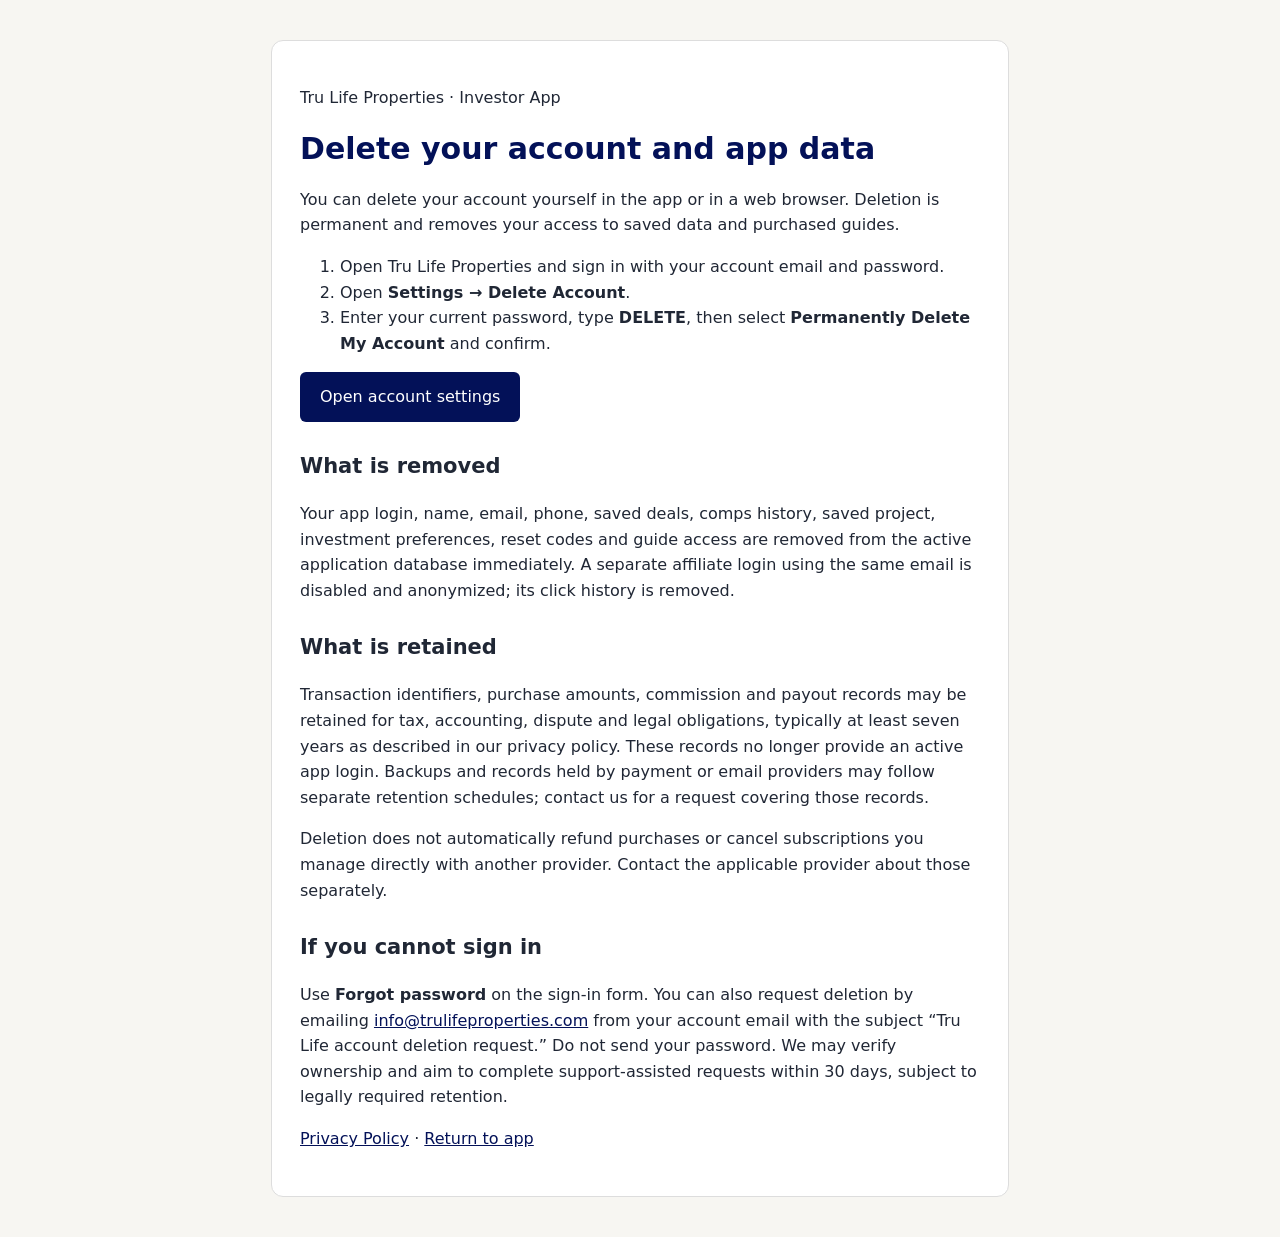
<file: static/delete-account.html>
<!doctype html>
<html lang="en">
<head>
<meta charset="utf-8"><meta name="viewport" content="width=device-width,initial-scale=1">
<title>Delete Your Account | Tru Life Properties</title>
<style>
body{margin:0;background:#f7f6f2;color:#202735;font:16px/1.6 system-ui,sans-serif}
main{max-width:680px;margin:40px auto;padding:28px;background:white;border:1px solid #ddd;border-radius:12px}
h1{font-size:30px;color:#031158;line-height:1.2}h2{font-size:21px;margin-top:28px}a{color:#031158}
.button{display:inline-block;padding:12px 20px;background:#031158;color:white;border-radius:6px;text-decoration:none}
@media(max-width:720px){main{margin:12px;padding:24px}}
</style></head>
<body><main>
<p>Tru Life Properties · Investor App</p>
<h1>Delete your account and app data</h1>
<p>You can delete your account yourself in the app or in a web browser. Deletion is permanent and removes your access to saved data and purchased guides.</p>
<ol><li>Open Tru Life Properties and sign in with your account email and password.</li>
<li>Open <strong>Settings → Delete Account</strong>.</li>
<li>Enter your current password, type <strong>DELETE</strong>, then select <strong>Permanently Delete My Account</strong> and confirm.</li></ol>
<p><a class="button" href="/?account=delete">Open account settings</a></p>
<h2>What is removed</h2>
<p>Your app login, name, email, phone, saved deals, comps history, saved project, investment preferences, reset codes and guide access are removed from the active application database immediately. A separate affiliate login using the same email is disabled and anonymized; its click history is removed.</p>
<h2>What is retained</h2>
<p>Transaction identifiers, purchase amounts, commission and payout records may be retained for tax, accounting, dispute and legal obligations, typically at least seven years as described in our privacy policy. These records no longer provide an active app login. Backups and records held by payment or email providers may follow separate retention schedules; contact us for a request covering those records.</p>
<p>Deletion does not automatically refund purchases or cancel subscriptions you manage directly with another provider. Contact the applicable provider about those separately.</p>
<h2>If you cannot sign in</h2>
<p>Use <strong>Forgot password</strong> on the sign-in form. You can also request deletion by emailing <a href="mailto:info@trulifeproperties.com?subject=Tru%20Life%20account%20deletion%20request">info@trulifeproperties.com</a> from your account email with the subject “Tru Life account deletion request.” Do not send your password. We may verify ownership and aim to complete support-assisted requests within 30 days, subject to legally required retention.</p>
<p><a href="/privacy-policy.html">Privacy Policy</a> · <a href="/">Return to app</a></p>
</main></body></html>
</file>
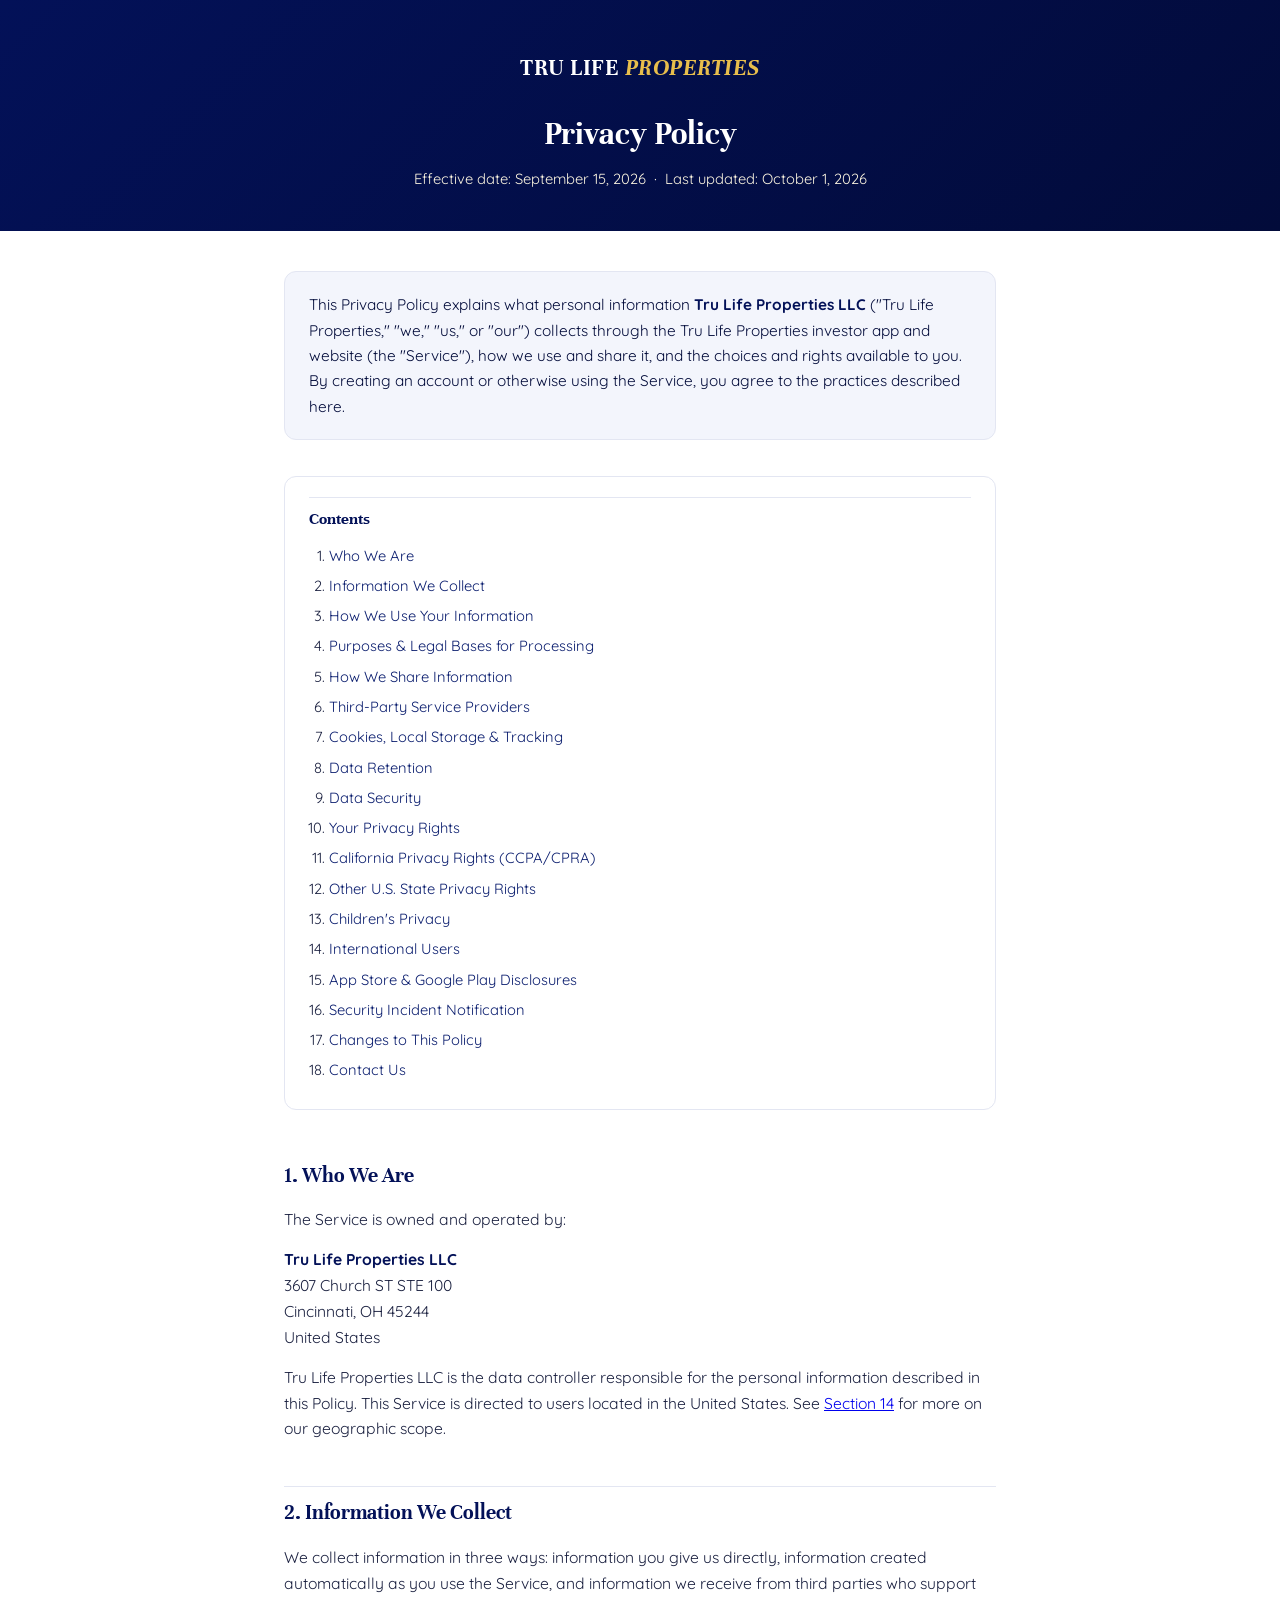
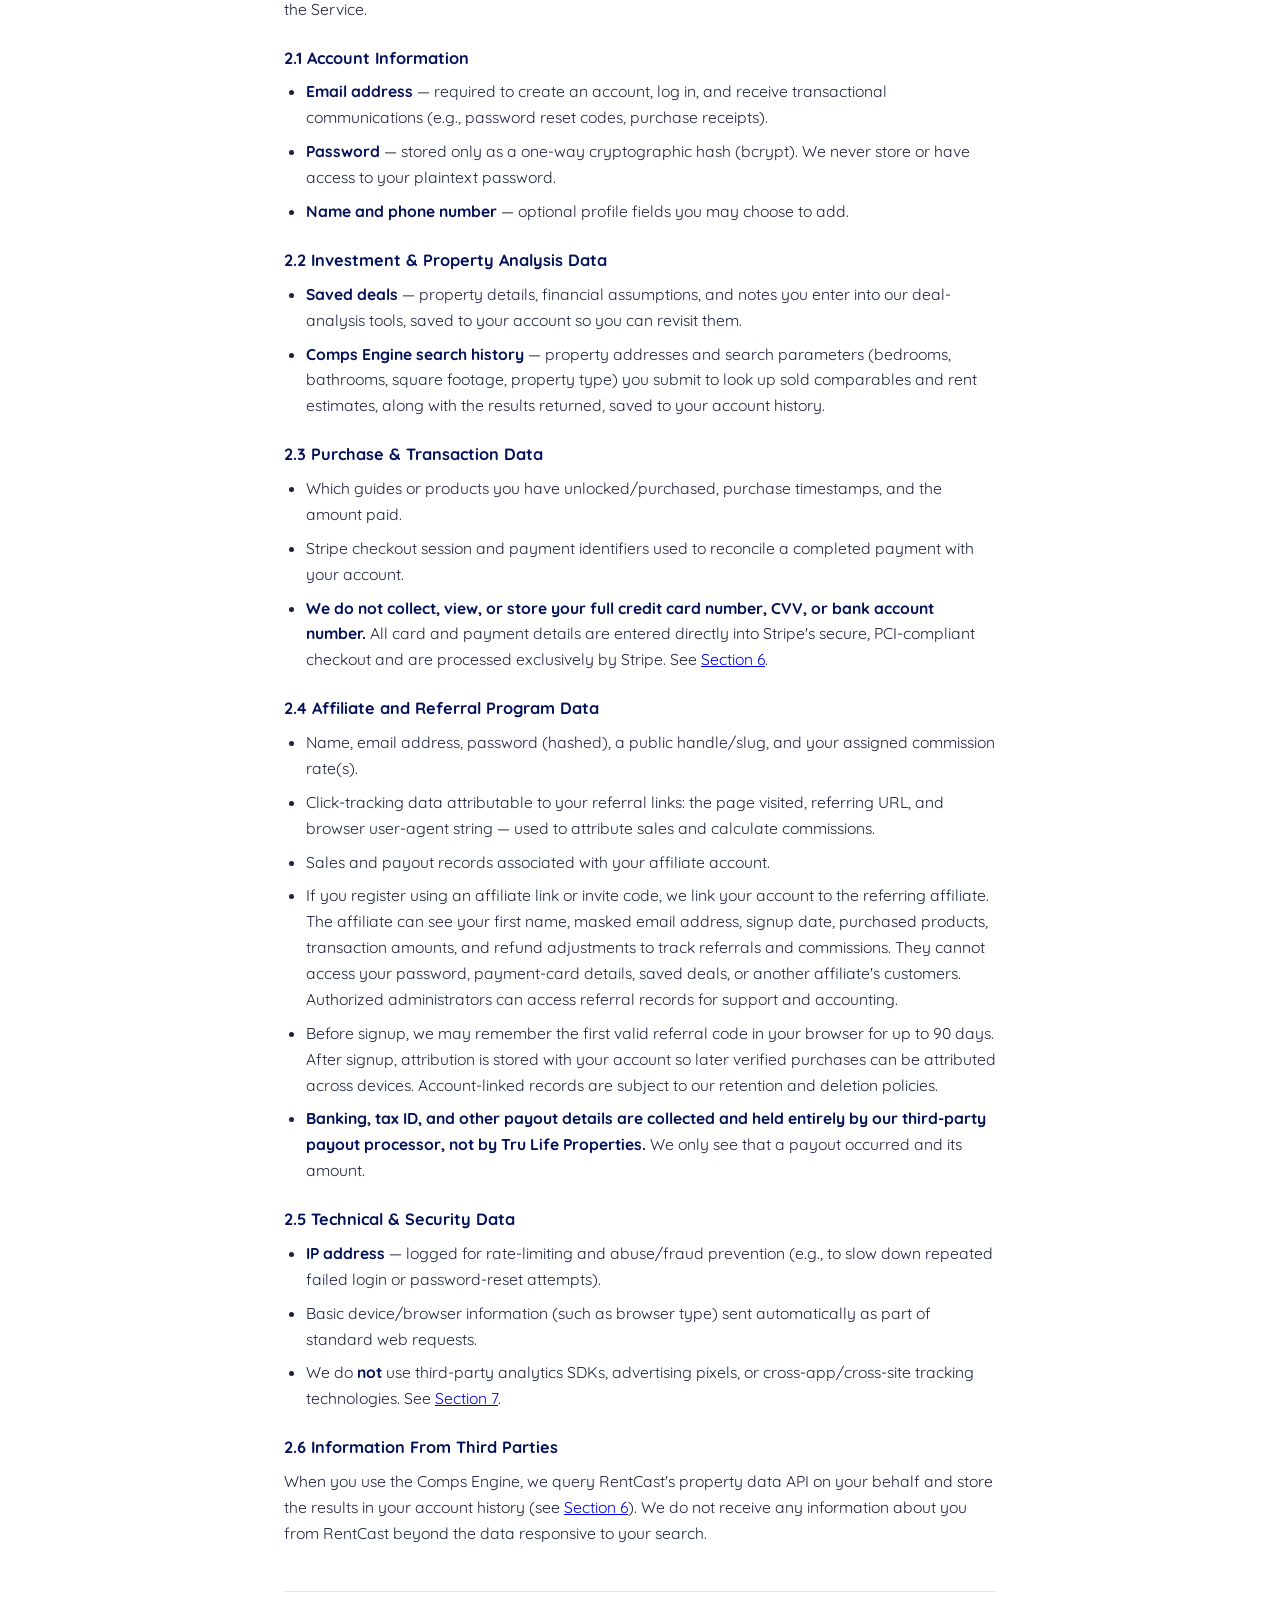
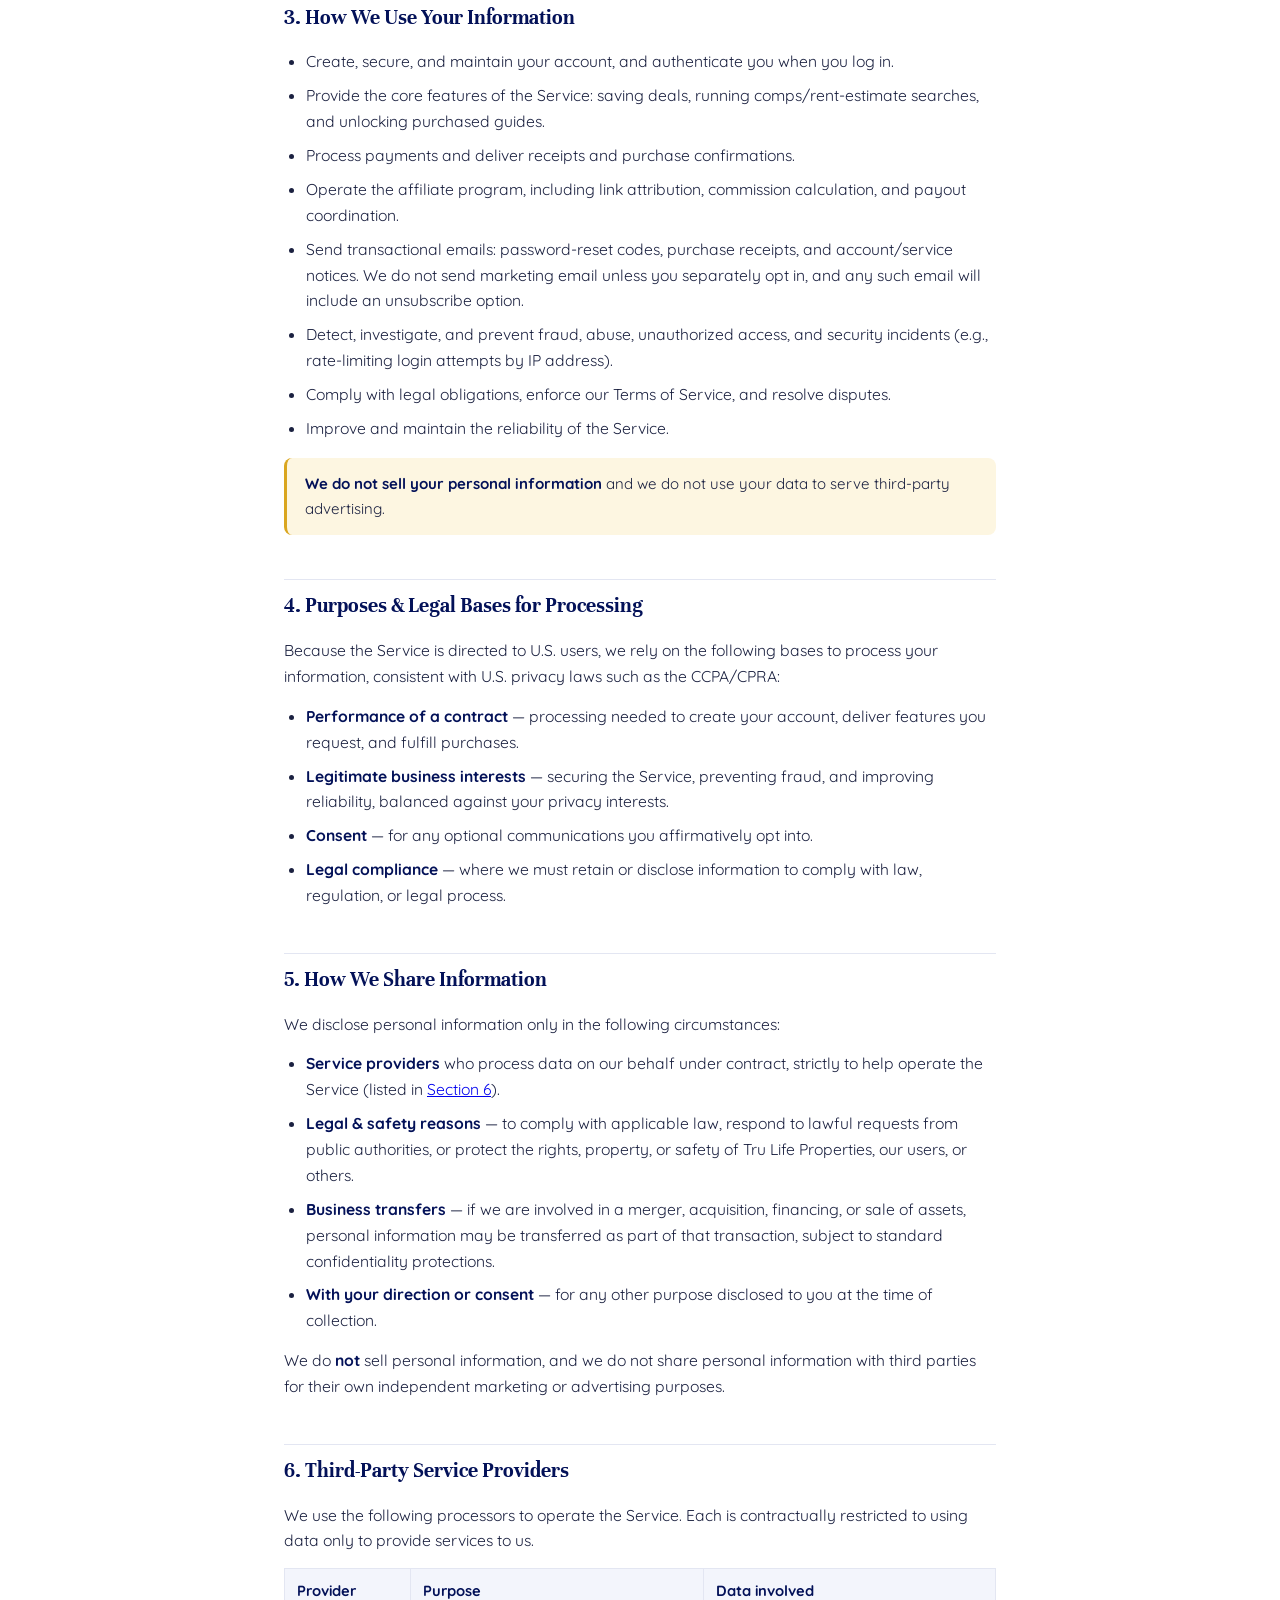
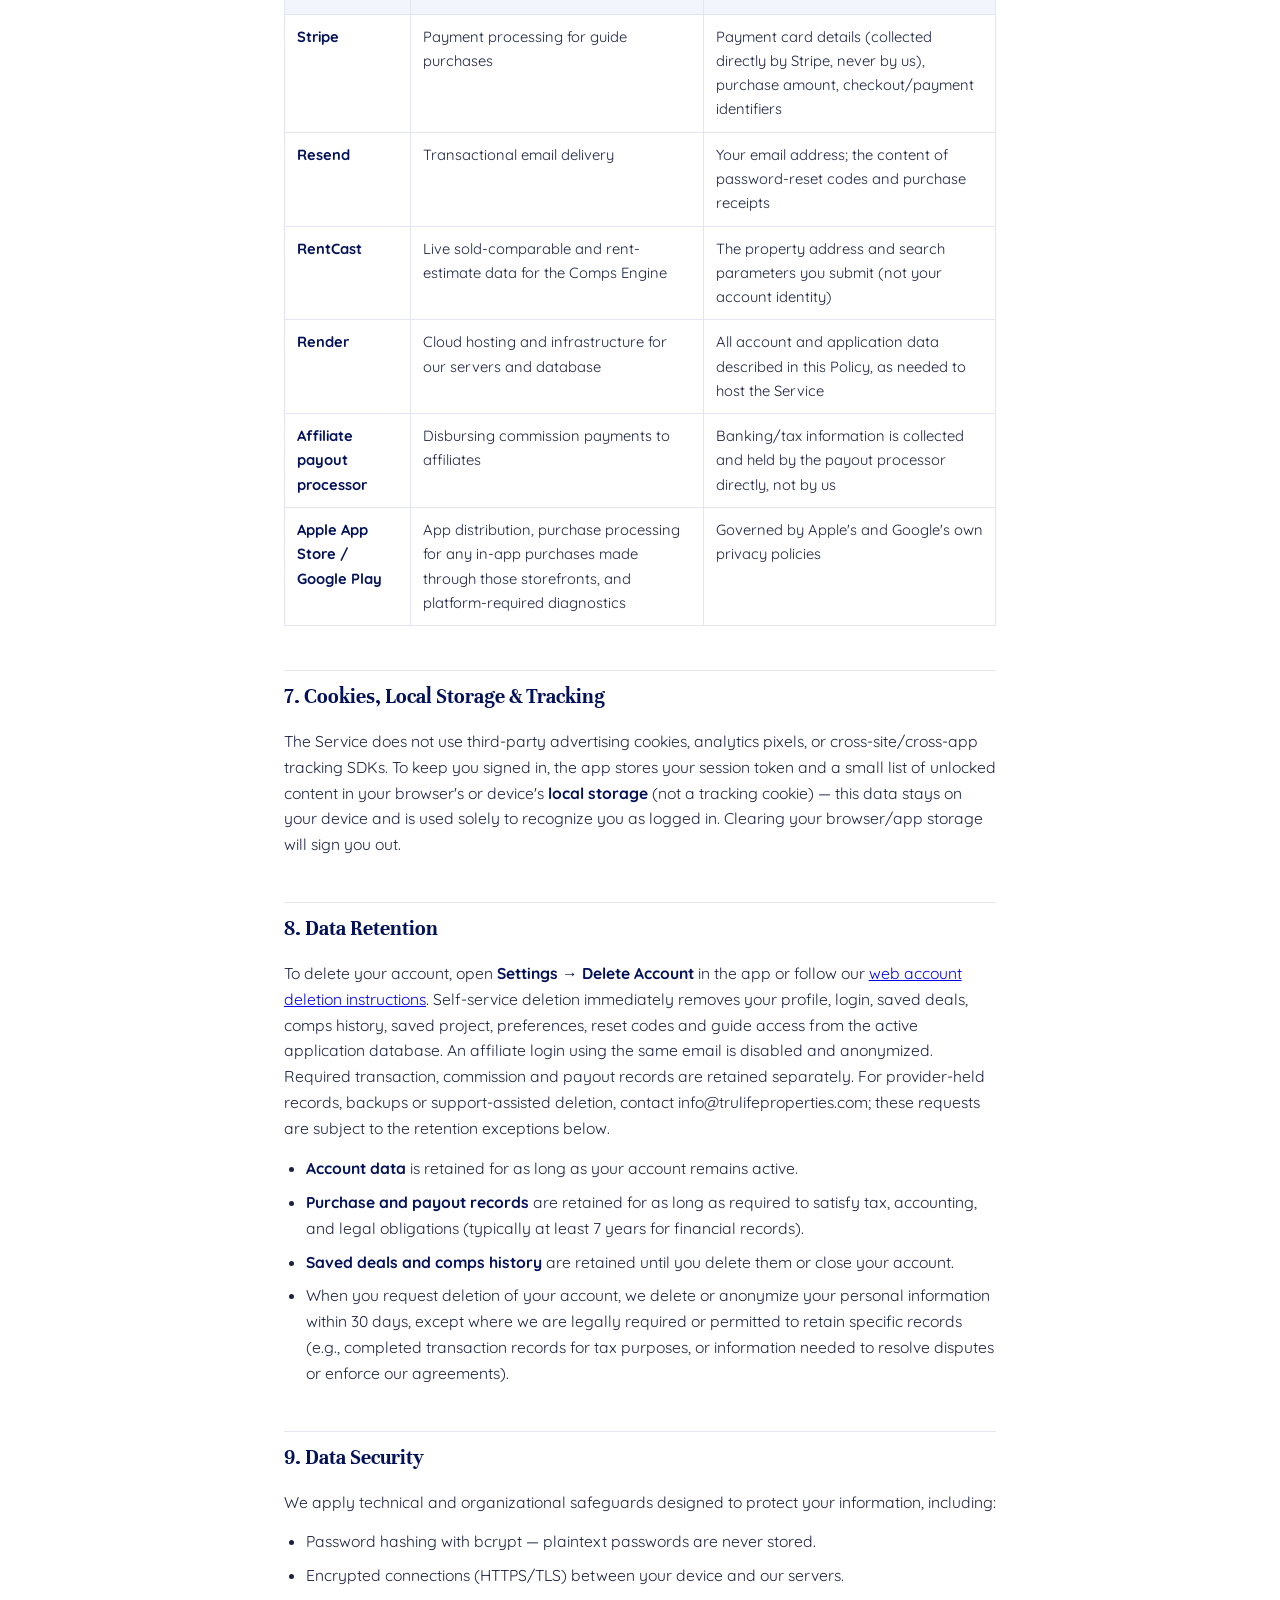
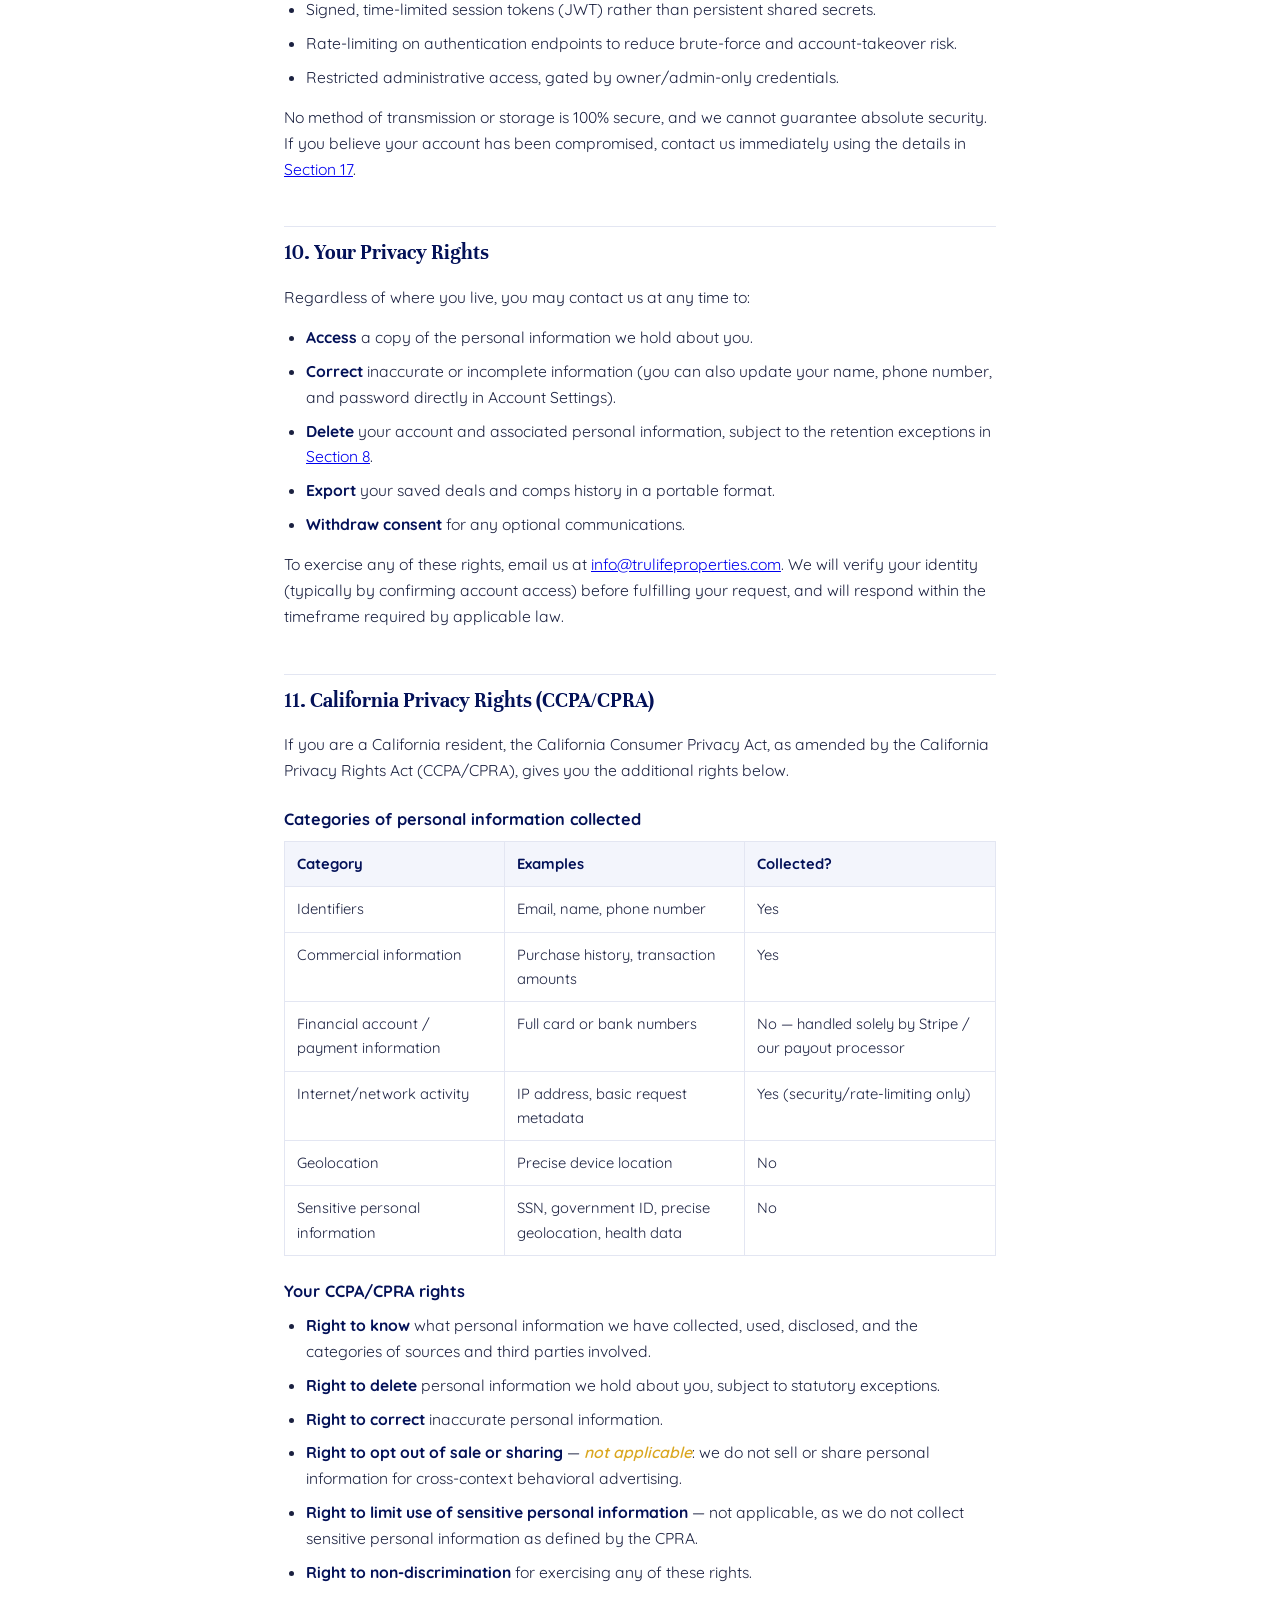
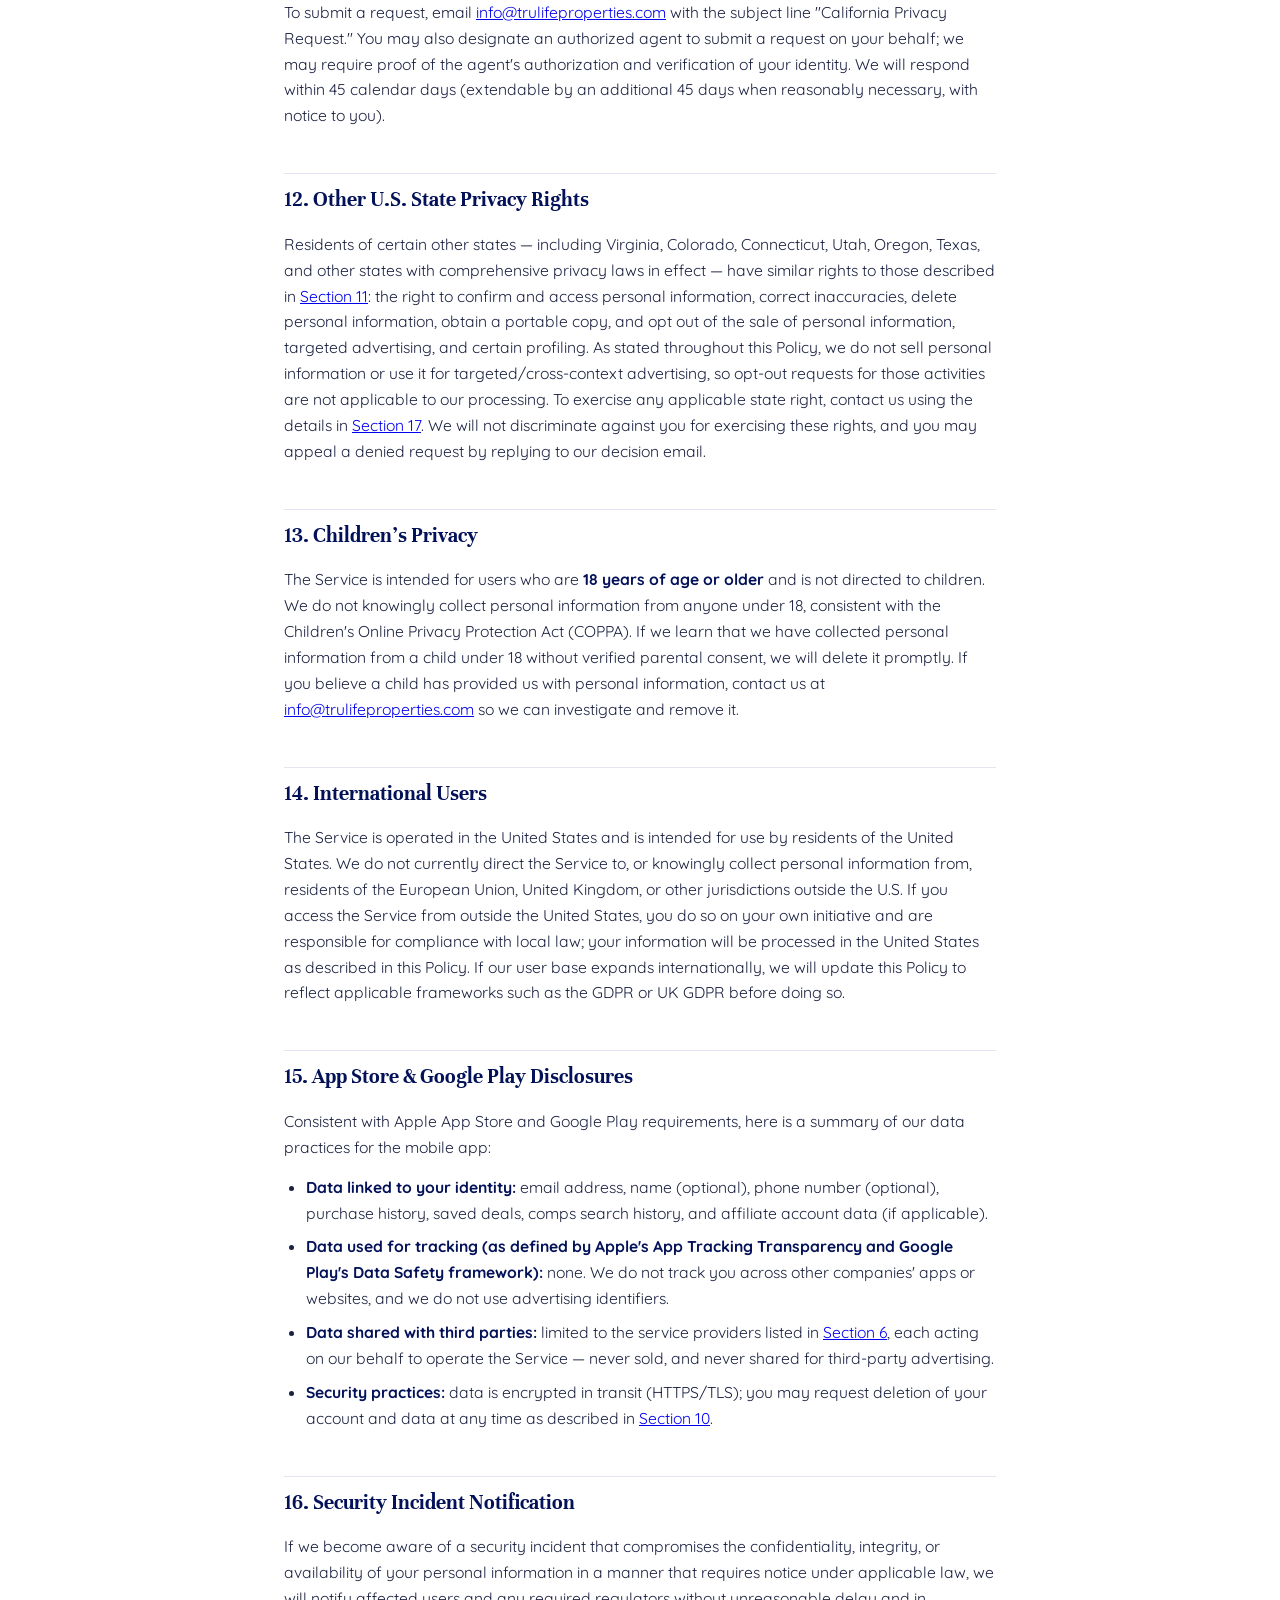
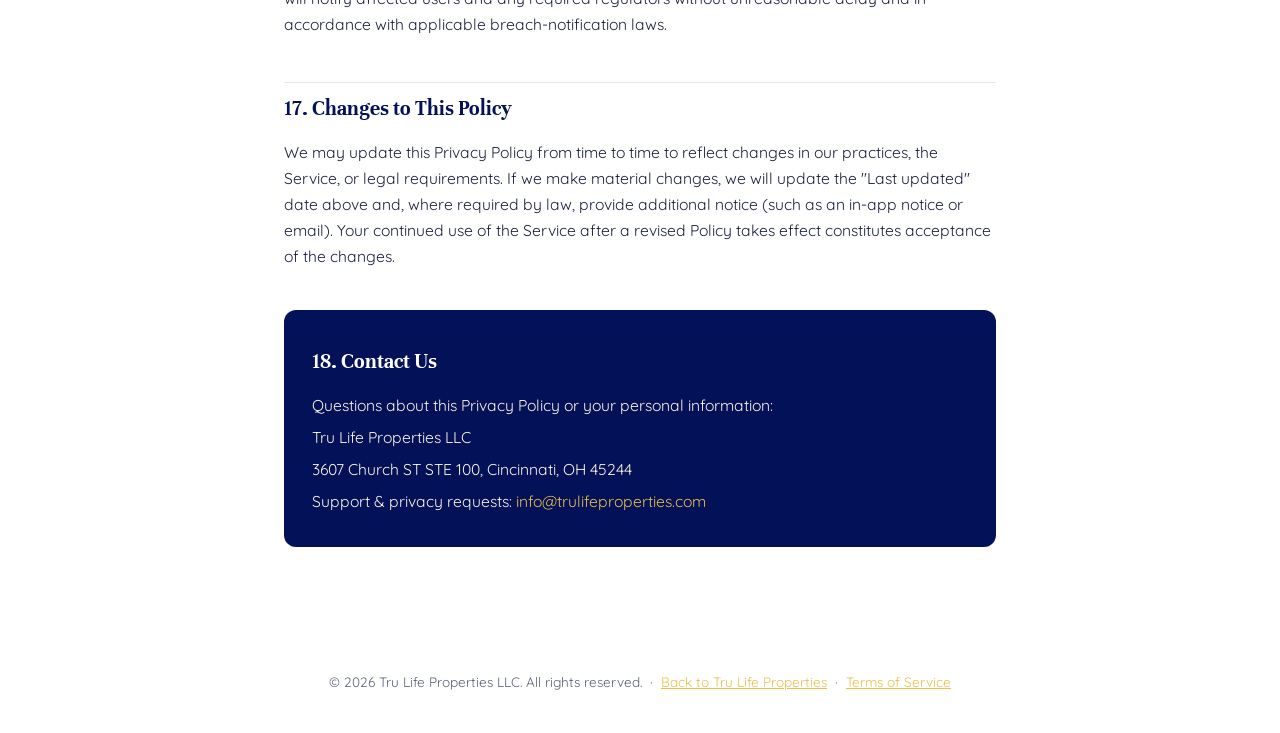
<file: static/privacy-policy.html>
<!DOCTYPE html>
<html lang="en">
<head>
<meta charset="UTF-8" />
<meta name="viewport" content="width=device-width, initial-scale=1.0" />
<title>Privacy Policy · Tru Life Properties</title>
<link rel="preconnect" href="https://fonts.googleapis.com" />
<link rel="preconnect" href="https://fonts.gstatic.com" crossorigin />
<link href="https://fonts.googleapis.com/css2?family=Unna:ital,wght@0,400;0,700;1,400;1,700&family=Quicksand:wght@300;400;500;600;700&display=swap" rel="stylesheet" />
<style>
  :root {
    --navy: #031158;
    --navy-deep: #020b3a;
    --navy-soft: #0a1d6e;
    --navy-tint: #f3f5fc;
    --gold: #daa61f;
    --gold-light: #e8be4c;
    --gold-soft: #fdf6e1;
    --ink: #1b2140;
    --muted: #5b6178;
    --border: #e3e6f2;
    --sans: 'Quicksand', sans-serif;
    --serif: 'Unna', serif;
  }
  * { box-sizing: border-box; }
  body {
    margin: 0;
    font-family: var(--sans);
    color: var(--ink);
    background: #fff;
    line-height: 1.65;
  }
  header.masthead {
    background: linear-gradient(135deg, var(--navy) 0%, var(--navy-deep) 100%);
    color: #fff;
    padding: 48px 24px 40px;
    text-align: center;
  }
  header.masthead .brand {
    font-family: var(--serif);
    font-weight: 700;
    font-size: 1.5rem;
    letter-spacing: 0.02em;
  }
  header.masthead .brand em { color: var(--gold-light); font-style: italic; }
  header.masthead h1 {
    font-family: var(--serif);
    font-weight: 700;
    font-size: 2.1rem;
    margin: 18px 0 6px;
  }
  header.masthead p.meta {
    color: var(--gold-soft);
    font-size: 0.92rem;
    margin: 0;
  }
  main {
    max-width: 760px;
    margin: 0 auto;
    padding: 40px 24px 96px;
  }
  .intro {
    background: var(--navy-tint);
    border: 1px solid var(--border);
    border-radius: 12px;
    padding: 20px 24px;
    margin-bottom: 36px;
    font-size: 0.96rem;
    color: var(--navy-deep);
  }
  nav.toc {
    border: 1px solid var(--border);
    border-radius: 12px;
    padding: 20px 24px;
    margin-bottom: 40px;
  }
  nav.toc h2 {
    font-family: var(--serif);
    color: var(--navy);
    font-size: 1.05rem;
    margin: 0 0 10px;
  }
  nav.toc ol { margin: 0; padding-left: 20px; }
  nav.toc li { margin-bottom: 6px; font-size: 0.92rem; }
  nav.toc a { color: var(--navy-soft); text-decoration: none; }
  nav.toc a:hover { color: var(--gold); text-decoration: underline; }
  h2 {
    font-family: var(--serif);
    color: var(--navy);
    font-weight: 700;
    font-size: 1.35rem;
    margin: 44px 0 14px;
    padding-top: 8px;
    border-top: 1px solid var(--border);
  }
  section:first-of-type h2 { border-top: none; margin-top: 0; }
  h3 {
    font-family: var(--sans);
    color: var(--navy);
    font-weight: 700;
    font-size: 1.02rem;
    margin: 22px 0 8px;
  }
  p { margin: 0 0 14px; color: var(--ink); font-size: 0.98rem; }
  ul, ol.plain { margin: 0 0 14px; padding-left: 22px; }
  li { margin-bottom: 8px; font-size: 0.98rem; }
  strong { color: var(--navy); }
  em.accent { font-style: italic; color: var(--gold); font-weight: 600; }
  table {
    width: 100%;
    border-collapse: collapse;
    margin: 8px 0 20px;
    font-size: 0.92rem;
  }
  th, td {
    text-align: left;
    padding: 10px 12px;
    border: 1px solid var(--border);
    vertical-align: top;
  }
  th { background: var(--navy-tint); color: var(--navy); font-weight: 700; }
  .callout {
    background: var(--gold-soft);
    border-left: 3px solid var(--gold);
    border-radius: 8px;
    padding: 14px 18px;
    margin: 16px 0;
    font-size: 0.94rem;
  }
  .contact-card {
    background: var(--navy);
    color: #fff;
    border-radius: 12px;
    padding: 26px 28px;
    margin-top: 40px;
  }
  .contact-card h2 { color: #fff; border: none; margin-top: 0; }
  .contact-card p { color: var(--gold-soft); margin-bottom: 6px; }
  .contact-card a { color: var(--gold-light); text-decoration: none; }
  footer {
    text-align: center;
    padding: 28px 24px 40px;
    color: var(--muted);
    font-size: 0.85rem;
  }
  a.home-link { color: var(--gold-light); }
</style>
</head>
<body>

<header class="masthead">
  <div class="brand">TRU LIFE <em>PROPERTIES</em></div>
  <h1>Privacy Policy</h1>
  <p class="meta">Effective date: September 15, 2026 &nbsp;·&nbsp; Last updated: October 1, 2026</p>
</header>

<main>

  <div class="intro">
    This Privacy Policy explains what personal information <strong>Tru Life Properties LLC</strong> ("Tru Life Properties," "we," "us," or "our") collects through the Tru Life Properties investor app and website (the "Service"), how we use and share it, and the choices and rights available to you. By creating an account or otherwise using the Service, you agree to the practices described here.
  </div>

  <nav class="toc">
    <h2>Contents</h2>
    <ol>
      <li><a href="#who-we-are">Who We Are</a></li>
      <li><a href="#info-we-collect">Information We Collect</a></li>
      <li><a href="#how-we-use">How We Use Your Information</a></li>
      <li><a href="#legal-bases">Purposes &amp; Legal Bases for Processing</a></li>
      <li><a href="#sharing">How We Share Information</a></li>
      <li><a href="#third-parties">Third-Party Service Providers</a></li>
      <li><a href="#cookies">Cookies, Local Storage &amp; Tracking</a></li>
      <li><a href="#retention">Data Retention</a></li>
      <li><a href="#security">Data Security</a></li>
      <li><a href="#your-rights">Your Privacy Rights</a></li>
      <li><a href="#california">California Privacy Rights (CCPA/CPRA)</a></li>
      <li><a href="#other-states">Other U.S. State Privacy Rights</a></li>
      <li><a href="#children">Children's Privacy</a></li>
      <li><a href="#international">International Users</a></li>
      <li><a href="#app-store">App Store &amp; Google Play Disclosures</a></li>
      <li><a href="#breach">Security Incident Notification</a></li>
      <li><a href="#retention-changes">Changes to This Policy</a></li>
      <li><a href="#contact">Contact Us</a></li>
    </ol>
  </nav>

  <section id="who-we-are">
    <h2>1. Who We Are</h2>
    <p>The Service is owned and operated by:</p>
    <p><strong>Tru Life Properties LLC</strong><br />
    3607 Church ST STE 100<br />
    Cincinnati, OH 45244<br />
    United States</p>
    <p>Tru Life Properties LLC is the data controller responsible for the personal information described in this Policy. This Service is directed to users located in the United States. See <a href="#international">Section 14</a> for more on our geographic scope.</p>
  </section>

  <section id="info-we-collect">
    <h2>2. Information We Collect</h2>
    <p>We collect information in three ways: information you give us directly, information created automatically as you use the Service, and information we receive from third parties who support the Service.</p>

    <h3>2.1 Account Information</h3>
    <ul>
      <li><strong>Email address</strong> — required to create an account, log in, and receive transactional communications (e.g., password reset codes, purchase receipts).</li>
      <li><strong>Password</strong> — stored only as a one-way cryptographic hash (bcrypt). We never store or have access to your plaintext password.</li>
      <li><strong>Name and phone number</strong> — optional profile fields you may choose to add.</li>
    </ul>

    <h3>2.2 Investment &amp; Property Analysis Data</h3>
    <ul>
      <li><strong>Saved deals</strong> — property details, financial assumptions, and notes you enter into our deal-analysis tools, saved to your account so you can revisit them.</li>
      <li><strong>Comps Engine search history</strong> — property addresses and search parameters (bedrooms, bathrooms, square footage, property type) you submit to look up sold comparables and rent estimates, along with the results returned, saved to your account history.</li>
    </ul>

    <h3>2.3 Purchase &amp; Transaction Data</h3>
    <ul>
      <li>Which guides or products you have unlocked/purchased, purchase timestamps, and the amount paid.</li>
      <li>Stripe checkout session and payment identifiers used to reconcile a completed payment with your account.</li>
      <li><strong>We do not collect, view, or store your full credit card number, CVV, or bank account number.</strong> All card and payment details are entered directly into Stripe's secure, PCI-compliant checkout and are processed exclusively by Stripe. See <a href="#third-parties">Section 6</a>.</li>
    </ul>

    <h3>2.4 Affiliate and Referral Program Data</h3>
    <ul>
      <li>Name, email address, password (hashed), a public handle/slug, and your assigned commission rate(s).</li>
      <li>Click-tracking data attributable to your referral links: the page visited, referring URL, and browser user-agent string — used to attribute sales and calculate commissions.</li>
      <li>Sales and payout records associated with your affiliate account.</li>
      <li>If you register using an affiliate link or invite code, we link your account to the referring affiliate. The affiliate can see your first name, masked email address, signup date, purchased products, transaction amounts, and refund adjustments to track referrals and commissions. They cannot access your password, payment-card details, saved deals, or another affiliate's customers. Authorized administrators can access referral records for support and accounting.</li>
      <li>Before signup, we may remember the first valid referral code in your browser for up to 90 days. After signup, attribution is stored with your account so later verified purchases can be attributed across devices. Account-linked records are subject to our retention and deletion policies.</li>
      <li><strong>Banking, tax ID, and other payout details are collected and held entirely by our third-party payout processor, not by Tru Life Properties.</strong> We only see that a payout occurred and its amount.</li>
    </ul>

    <h3>2.5 Technical &amp; Security Data</h3>
    <ul>
      <li><strong>IP address</strong> — logged for rate-limiting and abuse/fraud prevention (e.g., to slow down repeated failed login or password-reset attempts).</li>
      <li>Basic device/browser information (such as browser type) sent automatically as part of standard web requests.</li>
      <li>We do <strong>not</strong> use third-party analytics SDKs, advertising pixels, or cross-app/cross-site tracking technologies. See <a href="#cookies">Section 7</a>.</li>
    </ul>

    <h3>2.6 Information From Third Parties</h3>
    <p>When you use the Comps Engine, we query RentCast's property data API on your behalf and store the results in your account history (see <a href="#third-parties">Section 6</a>). We do not receive any information about you from RentCast beyond the data responsive to your search.</p>
  </section>

  <section id="how-we-use">
    <h2>3. How We Use Your Information</h2>
    <ul>
      <li>Create, secure, and maintain your account, and authenticate you when you log in.</li>
      <li>Provide the core features of the Service: saving deals, running comps/rent-estimate searches, and unlocking purchased guides.</li>
      <li>Process payments and deliver receipts and purchase confirmations.</li>
      <li>Operate the affiliate program, including link attribution, commission calculation, and payout coordination.</li>
      <li>Send transactional emails: password-reset codes, purchase receipts, and account/service notices. We do not send marketing email unless you separately opt in, and any such email will include an unsubscribe option.</li>
      <li>Detect, investigate, and prevent fraud, abuse, unauthorized access, and security incidents (e.g., rate-limiting login attempts by IP address).</li>
      <li>Comply with legal obligations, enforce our Terms of Service, and resolve disputes.</li>
      <li>Improve and maintain the reliability of the Service.</li>
    </ul>
    <div class="callout"><strong>We do not sell your personal information</strong> and we do not use your data to serve third-party advertising.</div>
  </section>

  <section id="legal-bases">
    <h2>4. Purposes &amp; Legal Bases for Processing</h2>
    <p>Because the Service is directed to U.S. users, we rely on the following bases to process your information, consistent with U.S. privacy laws such as the CCPA/CPRA:</p>
    <ul>
      <li><strong>Performance of a contract</strong> — processing needed to create your account, deliver features you request, and fulfill purchases.</li>
      <li><strong>Legitimate business interests</strong> — securing the Service, preventing fraud, and improving reliability, balanced against your privacy interests.</li>
      <li><strong>Consent</strong> — for any optional communications you affirmatively opt into.</li>
      <li><strong>Legal compliance</strong> — where we must retain or disclose information to comply with law, regulation, or legal process.</li>
    </ul>
  </section>

  <section id="sharing">
    <h2>5. How We Share Information</h2>
    <p>We disclose personal information only in the following circumstances:</p>
    <ul>
      <li><strong>Service providers</strong> who process data on our behalf under contract, strictly to help operate the Service (listed in <a href="#third-parties">Section 6</a>).</li>
      <li><strong>Legal &amp; safety reasons</strong> — to comply with applicable law, respond to lawful requests from public authorities, or protect the rights, property, or safety of Tru Life Properties, our users, or others.</li>
      <li><strong>Business transfers</strong> — if we are involved in a merger, acquisition, financing, or sale of assets, personal information may be transferred as part of that transaction, subject to standard confidentiality protections.</li>
      <li><strong>With your direction or consent</strong> — for any other purpose disclosed to you at the time of collection.</li>
    </ul>
    <p>We do <strong>not</strong> sell personal information, and we do not share personal information with third parties for their own independent marketing or advertising purposes.</p>
  </section>

  <section id="third-parties">
    <h2>6. Third-Party Service Providers</h2>
    <p>We use the following processors to operate the Service. Each is contractually restricted to using data only to provide services to us.</p>
    <table>
      <tr><th>Provider</th><th>Purpose</th><th>Data involved</th></tr>
      <tr><td><strong>Stripe</strong></td><td>Payment processing for guide purchases</td><td>Payment card details (collected directly by Stripe, never by us), purchase amount, checkout/payment identifiers</td></tr>
      <tr><td><strong>Resend</strong></td><td>Transactional email delivery</td><td>Your email address; the content of password-reset codes and purchase receipts</td></tr>
      <tr><td><strong>RentCast</strong></td><td>Live sold-comparable and rent-estimate data for the Comps Engine</td><td>The property address and search parameters you submit (not your account identity)</td></tr>
      <tr><td><strong>Render</strong></td><td>Cloud hosting and infrastructure for our servers and database</td><td>All account and application data described in this Policy, as needed to host the Service</td></tr>
      <tr><td><strong>Affiliate payout processor</strong></td><td>Disbursing commission payments to affiliates</td><td>Banking/tax information is collected and held by the payout processor directly, not by us</td></tr>
      <tr><td><strong>Apple App Store / Google Play</strong></td><td>App distribution, purchase processing for any in-app purchases made through those storefronts, and platform-required diagnostics</td><td>Governed by Apple's and Google's own privacy policies</td></tr>
    </table>
  </section>

  <section id="cookies">
    <h2>7. Cookies, Local Storage &amp; Tracking</h2>
    <p>The Service does not use third-party advertising cookies, analytics pixels, or cross-site/cross-app tracking SDKs. To keep you signed in, the app stores your session token and a small list of unlocked content in your browser's or device's <strong>local storage</strong> (not a tracking cookie) — this data stays on your device and is used solely to recognize you as logged in. Clearing your browser/app storage will sign you out.</p>
  </section>

  <section id="retention">
    <h2>8. Data Retention</h2>
    <p>To delete your account, open <strong>Settings → Delete Account</strong> in the app or follow our <a href="/delete-account.html">web account deletion instructions</a>. Self-service deletion immediately removes your profile, login, saved deals, comps history, saved project, preferences, reset codes and guide access from the active application database. An affiliate login using the same email is disabled and anonymized. Required transaction, commission and payout records are retained separately. For provider-held records, backups or support-assisted deletion, contact info@trulifeproperties.com; these requests are subject to the retention exceptions below.</p>
    <ul>
      <li><strong>Account data</strong> is retained for as long as your account remains active.</li>
      <li><strong>Purchase and payout records</strong> are retained for as long as required to satisfy tax, accounting, and legal obligations (typically at least 7 years for financial records).</li>
      <li><strong>Saved deals and comps history</strong> are retained until you delete them or close your account.</li>
      <li>When you request deletion of your account, we delete or anonymize your personal information within 30 days, except where we are legally required or permitted to retain specific records (e.g., completed transaction records for tax purposes, or information needed to resolve disputes or enforce our agreements).</li>
    </ul>
  </section>

  <section id="security">
    <h2>9. Data Security</h2>
    <p>We apply technical and organizational safeguards designed to protect your information, including:</p>
    <ul>
      <li>Password hashing with bcrypt — plaintext passwords are never stored.</li>
      <li>Encrypted connections (HTTPS/TLS) between your device and our servers.</li>
      <li>Signed, time-limited session tokens (JWT) rather than persistent shared secrets.</li>
      <li>Rate-limiting on authentication endpoints to reduce brute-force and account-takeover risk.</li>
      <li>Restricted administrative access, gated by owner/admin-only credentials.</li>
    </ul>
    <p>No method of transmission or storage is 100% secure, and we cannot guarantee absolute security. If you believe your account has been compromised, contact us immediately using the details in <a href="#contact">Section 17</a>.</p>
  </section>

  <section id="your-rights">
    <h2>10. Your Privacy Rights</h2>
    <p>Regardless of where you live, you may contact us at any time to:</p>
    <ul>
      <li><strong>Access</strong> a copy of the personal information we hold about you.</li>
      <li><strong>Correct</strong> inaccurate or incomplete information (you can also update your name, phone number, and password directly in Account Settings).</li>
      <li><strong>Delete</strong> your account and associated personal information, subject to the retention exceptions in <a href="#retention">Section 8</a>.</li>
      <li><strong>Export</strong> your saved deals and comps history in a portable format.</li>
      <li><strong>Withdraw consent</strong> for any optional communications.</li>
    </ul>
    <p>To exercise any of these rights, email us at <a href="mailto:info@trulifeproperties.com">info@trulifeproperties.com</a>. We will verify your identity (typically by confirming account access) before fulfilling your request, and will respond within the timeframe required by applicable law.</p>
  </section>

  <section id="california">
    <h2>11. California Privacy Rights (CCPA/CPRA)</h2>
    <p>If you are a California resident, the California Consumer Privacy Act, as amended by the California Privacy Rights Act (CCPA/CPRA), gives you the additional rights below.</p>

    <h3>Categories of personal information collected</h3>
    <table>
      <tr><th>Category</th><th>Examples</th><th>Collected?</th></tr>
      <tr><td>Identifiers</td><td>Email, name, phone number</td><td>Yes</td></tr>
      <tr><td>Commercial information</td><td>Purchase history, transaction amounts</td><td>Yes</td></tr>
      <tr><td>Financial account / payment information</td><td>Full card or bank numbers</td><td>No — handled solely by Stripe / our payout processor</td></tr>
      <tr><td>Internet/network activity</td><td>IP address, basic request metadata</td><td>Yes (security/rate-limiting only)</td></tr>
      <tr><td>Geolocation</td><td>Precise device location</td><td>No</td></tr>
      <tr><td>Sensitive personal information</td><td>SSN, government ID, precise geolocation, health data</td><td>No</td></tr>
    </table>

    <h3>Your CCPA/CPRA rights</h3>
    <ul>
      <li><strong>Right to know</strong> what personal information we have collected, used, disclosed, and the categories of sources and third parties involved.</li>
      <li><strong>Right to delete</strong> personal information we hold about you, subject to statutory exceptions.</li>
      <li><strong>Right to correct</strong> inaccurate personal information.</li>
      <li><strong>Right to opt out of sale or sharing</strong> — <em class="accent">not applicable</em>: we do not sell or share personal information for cross-context behavioral advertising.</li>
      <li><strong>Right to limit use of sensitive personal information</strong> — not applicable, as we do not collect sensitive personal information as defined by the CPRA.</li>
      <li><strong>Right to non-discrimination</strong> for exercising any of these rights.</li>
    </ul>
    <p>To submit a request, email <a href="mailto:info@trulifeproperties.com">info@trulifeproperties.com</a> with the subject line "California Privacy Request." You may also designate an authorized agent to submit a request on your behalf; we may require proof of the agent's authorization and verification of your identity. We will respond within 45 calendar days (extendable by an additional 45 days when reasonably necessary, with notice to you).</p>
  </section>

  <section id="other-states">
    <h2>12. Other U.S. State Privacy Rights</h2>
    <p>Residents of certain other states — including Virginia, Colorado, Connecticut, Utah, Oregon, Texas, and other states with comprehensive privacy laws in effect — have similar rights to those described in <a href="#california">Section 11</a>: the right to confirm and access personal information, correct inaccuracies, delete personal information, obtain a portable copy, and opt out of the sale of personal information, targeted advertising, and certain profiling. As stated throughout this Policy, we do not sell personal information or use it for targeted/cross-context advertising, so opt-out requests for those activities are not applicable to our processing. To exercise any applicable state right, contact us using the details in <a href="#contact">Section 17</a>. We will not discriminate against you for exercising these rights, and you may appeal a denied request by replying to our decision email.</p>
  </section>

  <section id="children">
    <h2>13. Children's Privacy</h2>
    <p>The Service is intended for users who are <strong>18 years of age or older</strong> and is not directed to children. We do not knowingly collect personal information from anyone under 18, consistent with the Children's Online Privacy Protection Act (COPPA). If we learn that we have collected personal information from a child under 18 without verified parental consent, we will delete it promptly. If you believe a child has provided us with personal information, contact us at <a href="mailto:info@trulifeproperties.com">info@trulifeproperties.com</a> so we can investigate and remove it.</p>
  </section>

  <section id="international">
    <h2>14. International Users</h2>
    <p>The Service is operated in the United States and is intended for use by residents of the United States. We do not currently direct the Service to, or knowingly collect personal information from, residents of the European Union, United Kingdom, or other jurisdictions outside the U.S. If you access the Service from outside the United States, you do so on your own initiative and are responsible for compliance with local law; your information will be processed in the United States as described in this Policy. If our user base expands internationally, we will update this Policy to reflect applicable frameworks such as the GDPR or UK GDPR before doing so.</p>
  </section>

  <section id="app-store">
    <h2>15. App Store &amp; Google Play Disclosures</h2>
    <p>Consistent with Apple App Store and Google Play requirements, here is a summary of our data practices for the mobile app:</p>
    <ul>
      <li><strong>Data linked to your identity:</strong> email address, name (optional), phone number (optional), purchase history, saved deals, comps search history, and affiliate account data (if applicable).</li>
      <li><strong>Data used for tracking (as defined by Apple's App Tracking Transparency and Google Play's Data Safety framework):</strong> none. We do not track you across other companies' apps or websites, and we do not use advertising identifiers.</li>
      <li><strong>Data shared with third parties:</strong> limited to the service providers listed in <a href="#third-parties">Section 6</a>, each acting on our behalf to operate the Service — never sold, and never shared for third-party advertising.</li>
      <li><strong>Security practices:</strong> data is encrypted in transit (HTTPS/TLS); you may request deletion of your account and data at any time as described in <a href="#your-rights">Section 10</a>.</li>
    </ul>
  </section>

  <section id="breach">
    <h2>16. Security Incident Notification</h2>
    <p>If we become aware of a security incident that compromises the confidentiality, integrity, or availability of your personal information in a manner that requires notice under applicable law, we will notify affected users and any required regulators without unreasonable delay and in accordance with applicable breach-notification laws.</p>
  </section>

  <section id="retention-changes">
    <h2>17. Changes to This Policy</h2>
    <p>We may update this Privacy Policy from time to time to reflect changes in our practices, the Service, or legal requirements. If we make material changes, we will update the "Last updated" date above and, where required by law, provide additional notice (such as an in-app notice or email). Your continued use of the Service after a revised Policy takes effect constitutes acceptance of the changes.</p>
  </section>

  <div class="contact-card" id="contact">
    <h2>18. Contact Us</h2>
    <p>Questions about this Privacy Policy or your personal information:</p>
    <p>Tru Life Properties LLC</p>
    <p>3607 Church ST STE 100, Cincinnati, OH 45244</p>
    <p>Support &amp; privacy requests: <a href="mailto:info@trulifeproperties.com">info@trulifeproperties.com</a></p>
  </div>

</main>

<footer>
  © 2026 Tru Life Properties LLC. All rights reserved. &nbsp;·&nbsp; <a class="home-link" href="/">Back to Tru Life Properties</a> &nbsp;·&nbsp; <a class="home-link" href="/terms-of-service.html">Terms of Service</a>
</footer>

</body>
</html>
</file>
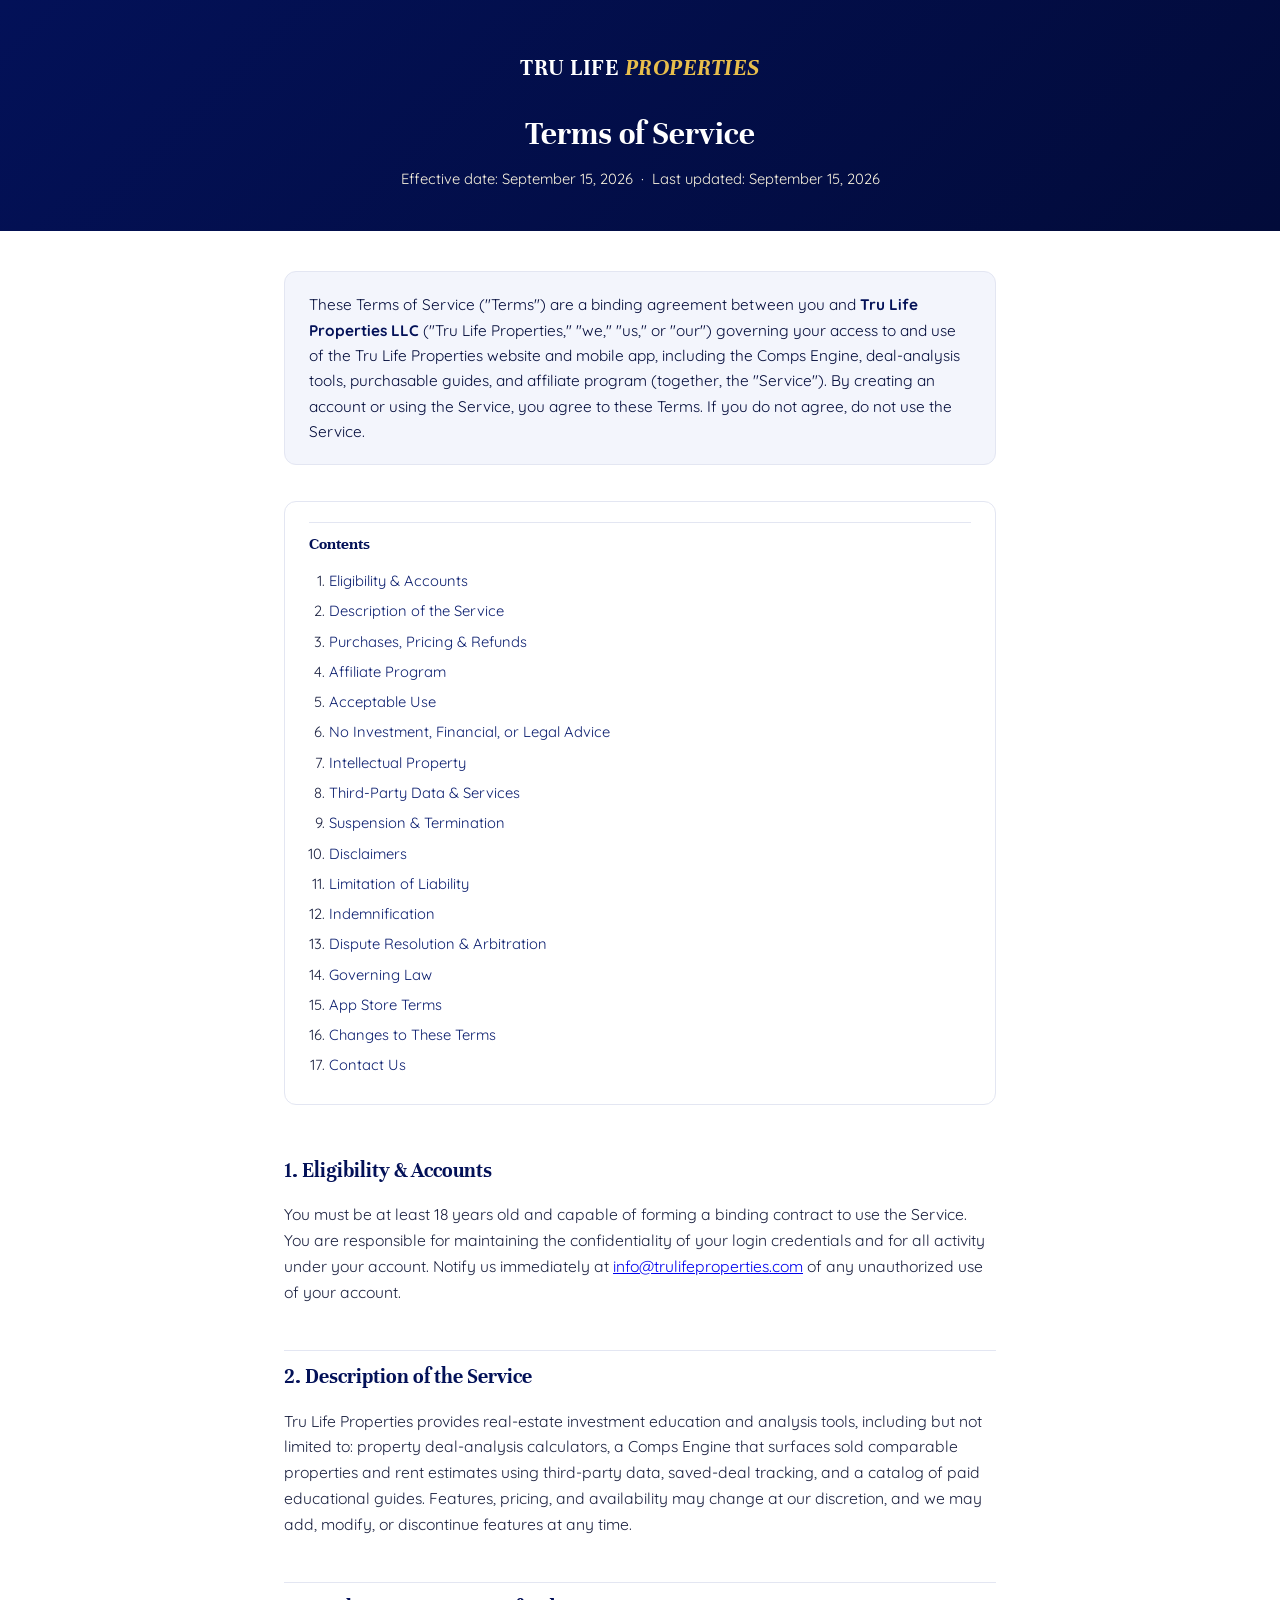
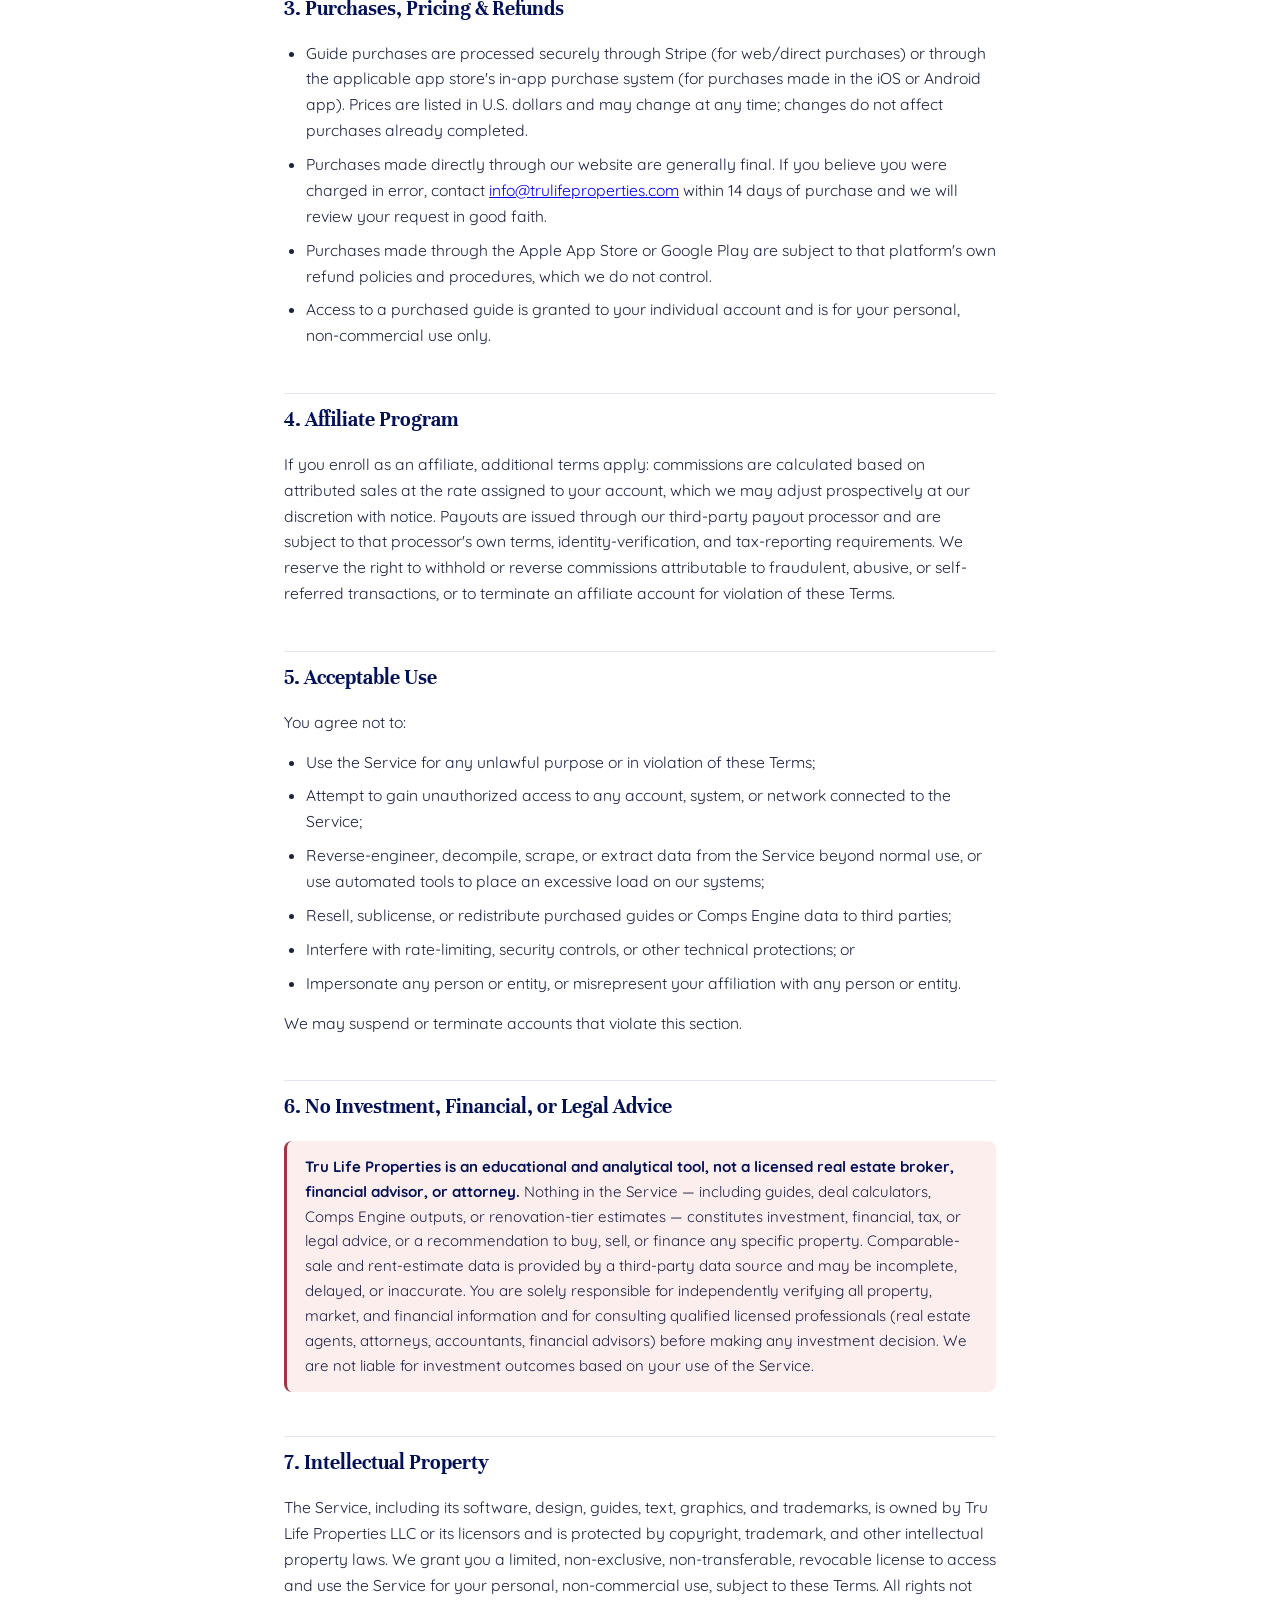
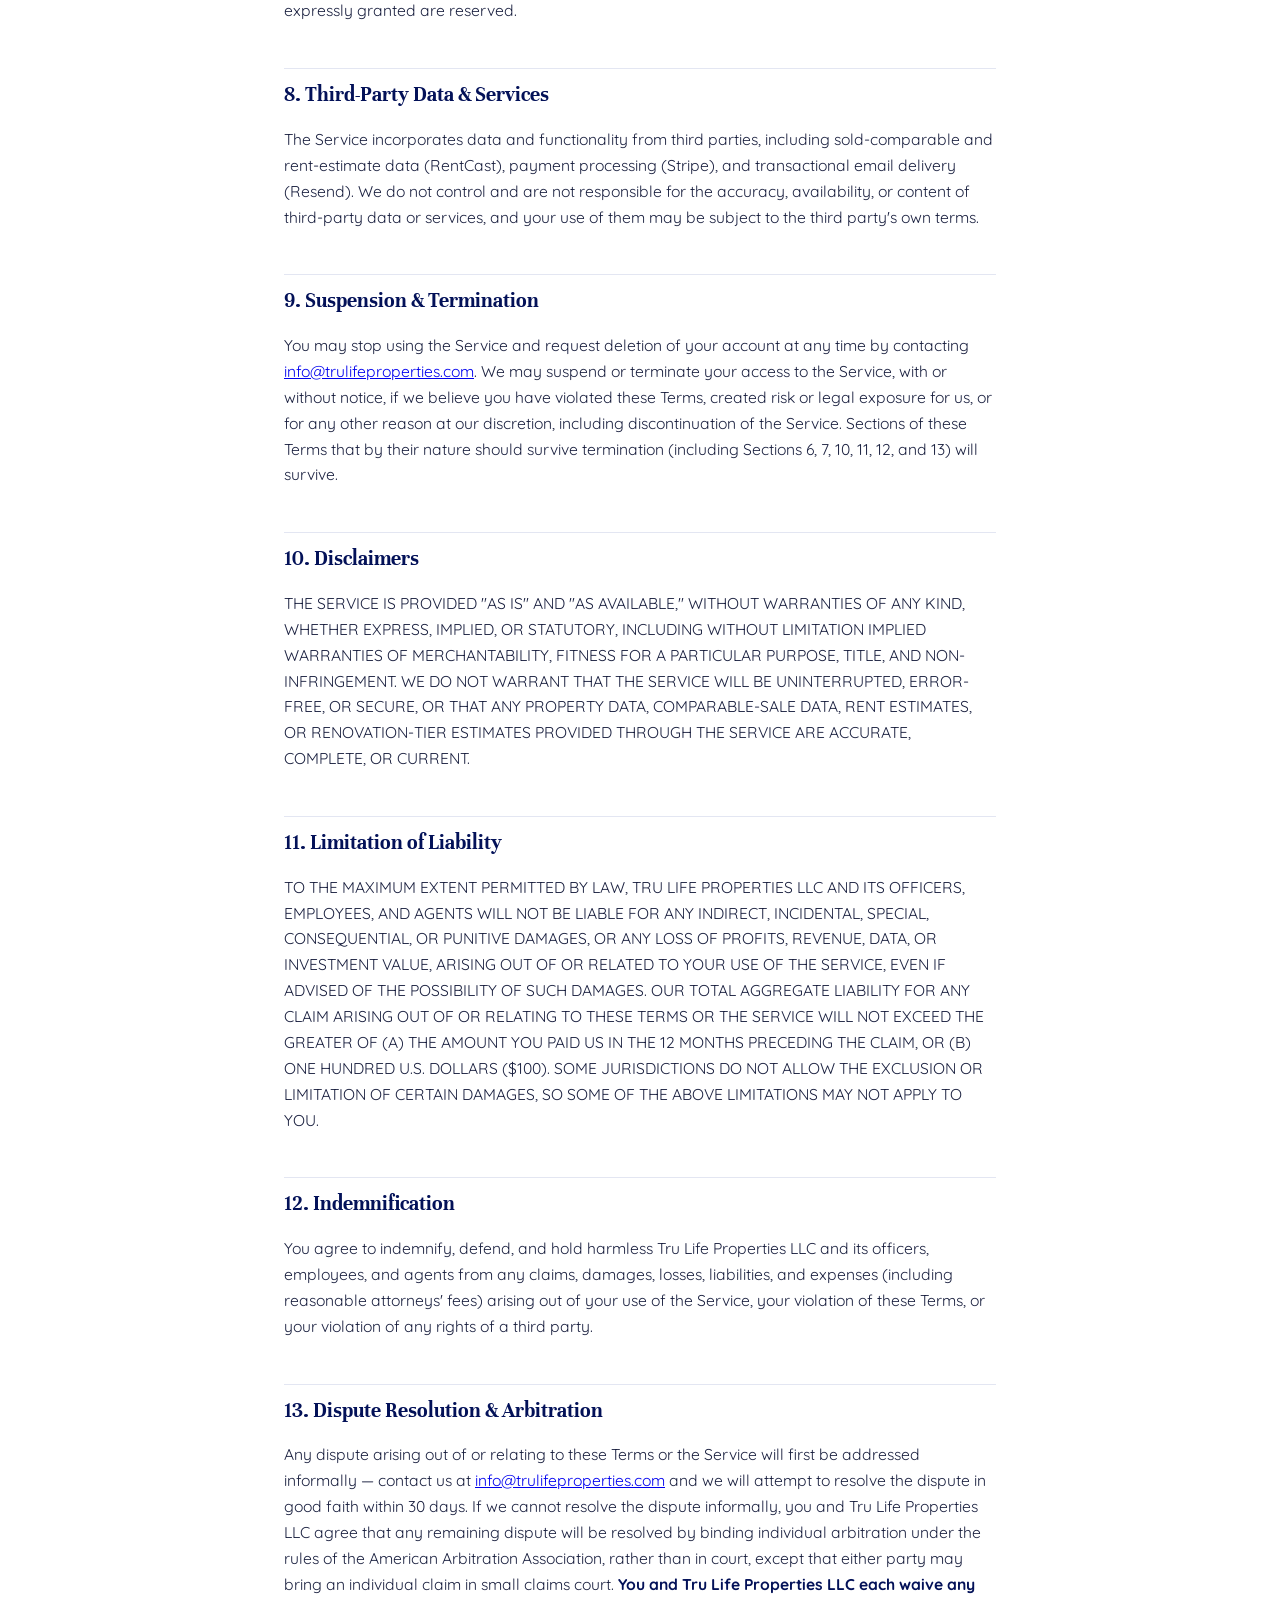
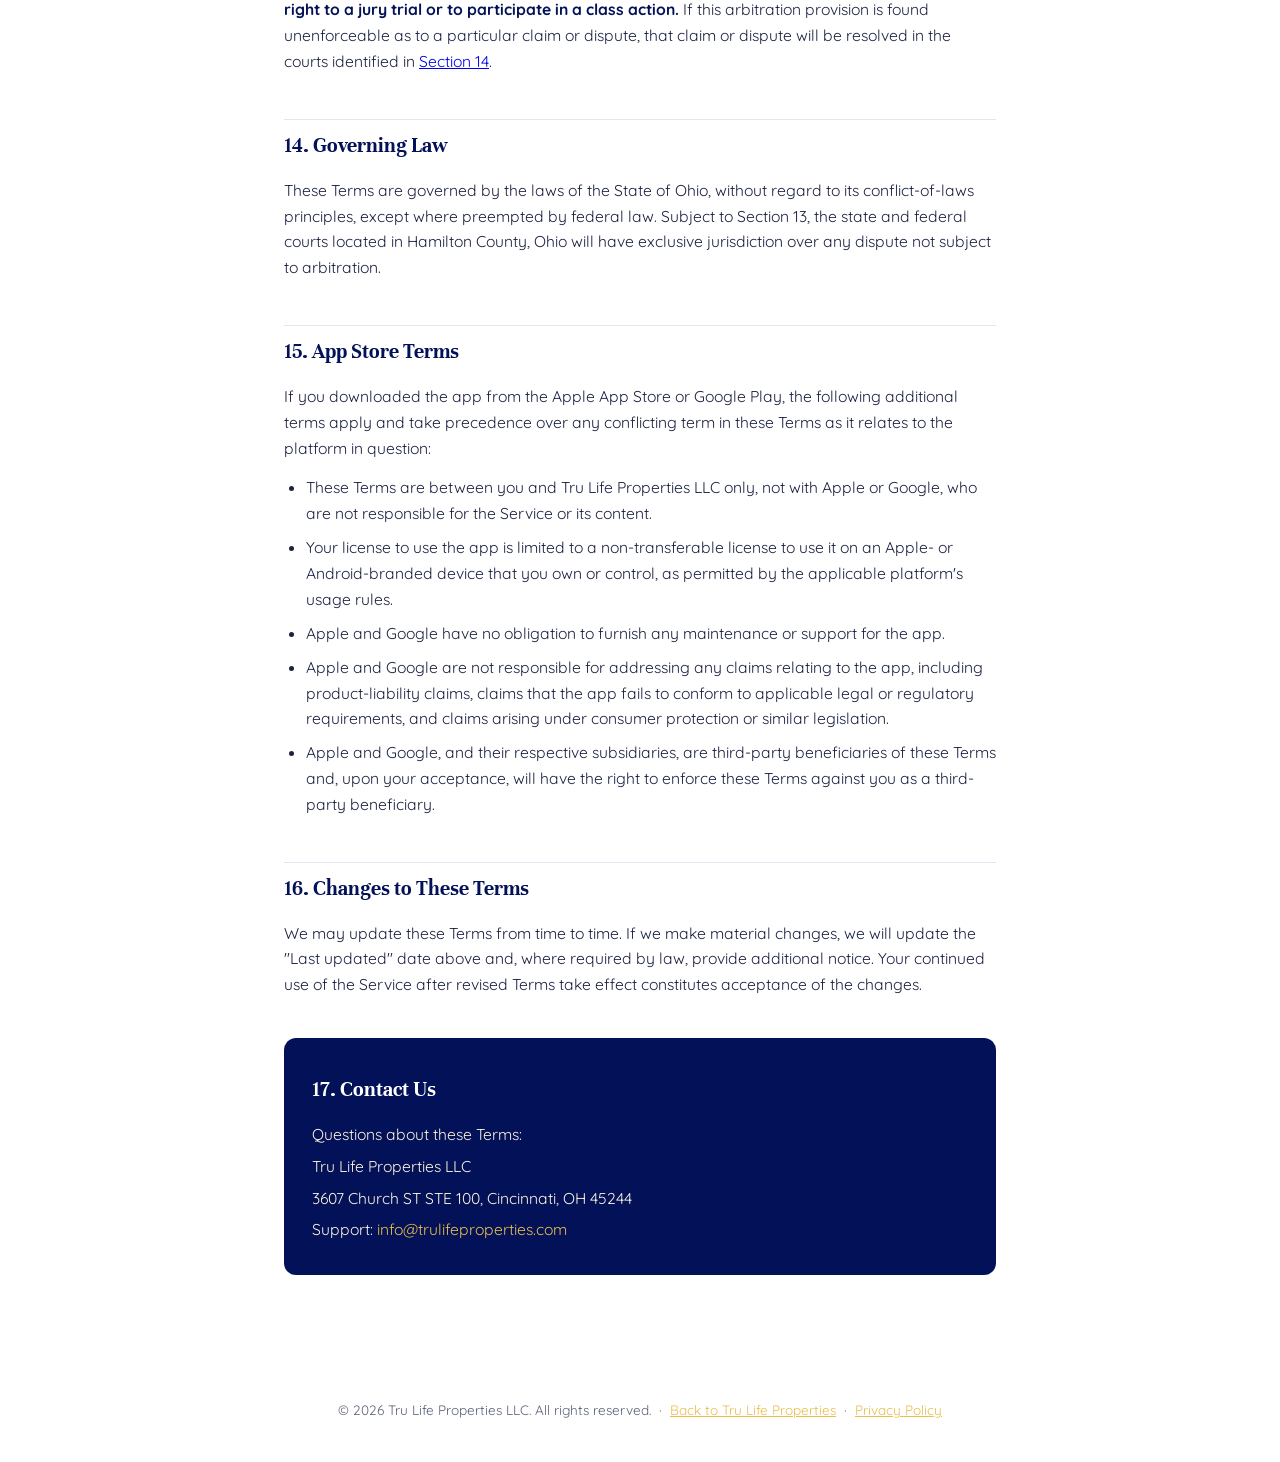
<file: static/terms-of-service.html>
<!DOCTYPE html>
<html lang="en">
<head>
<meta charset="UTF-8" />
<meta name="viewport" content="width=device-width, initial-scale=1.0" />
<title>Terms of Service · Tru Life Properties</title>
<link rel="preconnect" href="https://fonts.googleapis.com" />
<link rel="preconnect" href="https://fonts.gstatic.com" crossorigin />
<link href="https://fonts.googleapis.com/css2?family=Unna:ital,wght@0,400;0,700;1,400;1,700&family=Quicksand:wght@300;400;500;600;700&display=swap" rel="stylesheet" />
<style>
  :root {
    --navy: #031158;
    --navy-deep: #020b3a;
    --navy-soft: #0a1d6e;
    --navy-tint: #f3f5fc;
    --gold: #daa61f;
    --gold-light: #e8be4c;
    --gold-soft: #fdf6e1;
    --ink: #1b2140;
    --muted: #5b6178;
    --border: #e3e6f2;
    --sans: 'Quicksand', sans-serif;
    --serif: 'Unna', serif;
  }
  * { box-sizing: border-box; }
  body { margin: 0; font-family: var(--sans); color: var(--ink); background: #fff; line-height: 1.65; }
  header.masthead {
    background: linear-gradient(135deg, var(--navy) 0%, var(--navy-deep) 100%);
    color: #fff; padding: 48px 24px 40px; text-align: center;
  }
  header.masthead .brand { font-family: var(--serif); font-weight: 700; font-size: 1.5rem; letter-spacing: 0.02em; }
  header.masthead .brand em { color: var(--gold-light); font-style: italic; }
  header.masthead h1 { font-family: var(--serif); font-weight: 700; font-size: 2.1rem; margin: 18px 0 6px; }
  header.masthead p.meta { color: var(--gold-soft); font-size: 0.92rem; margin: 0; }
  main { max-width: 760px; margin: 0 auto; padding: 40px 24px 96px; }
  .intro {
    background: var(--navy-tint); border: 1px solid var(--border); border-radius: 12px;
    padding: 20px 24px; margin-bottom: 36px; font-size: 0.96rem; color: var(--navy-deep);
  }
  nav.toc { border: 1px solid var(--border); border-radius: 12px; padding: 20px 24px; margin-bottom: 40px; }
  nav.toc h2 { font-family: var(--serif); color: var(--navy); font-size: 1.05rem; margin: 0 0 10px; }
  nav.toc ol { margin: 0; padding-left: 20px; }
  nav.toc li { margin-bottom: 6px; font-size: 0.92rem; }
  nav.toc a { color: var(--navy-soft); text-decoration: none; }
  nav.toc a:hover { color: var(--gold); text-decoration: underline; }
  h2 {
    font-family: var(--serif); color: var(--navy); font-weight: 700; font-size: 1.35rem;
    margin: 44px 0 14px; padding-top: 8px; border-top: 1px solid var(--border);
  }
  section:first-of-type h2 { border-top: none; margin-top: 0; }
  h3 { font-family: var(--sans); color: var(--navy); font-weight: 700; font-size: 1.02rem; margin: 22px 0 8px; }
  p { margin: 0 0 14px; color: var(--ink); font-size: 0.98rem; }
  ul { margin: 0 0 14px; padding-left: 22px; }
  li { margin-bottom: 8px; font-size: 0.98rem; }
  strong { color: var(--navy); }
  em.accent { font-style: italic; color: var(--gold); font-weight: 600; }
  .callout {
    background: var(--gold-soft); border-left: 3px solid var(--gold); border-radius: 8px;
    padding: 14px 18px; margin: 16px 0; font-size: 0.94rem;
  }
  .callout.strong { background: #fdeeee; border-left-color: #a13544; }
  .contact-card { background: var(--navy); color: #fff; border-radius: 12px; padding: 26px 28px; margin-top: 40px; }
  .contact-card h2 { color: #fff; border: none; margin-top: 0; }
  .contact-card p { color: var(--gold-soft); margin-bottom: 6px; }
  .contact-card a { color: var(--gold-light); text-decoration: none; }
  footer { text-align: center; padding: 28px 24px 40px; color: var(--muted); font-size: 0.85rem; }
  a.home-link { color: var(--gold-light); }
</style>
</head>
<body>

<header class="masthead">
  <div class="brand">TRU LIFE <em>PROPERTIES</em></div>
  <h1>Terms of Service</h1>
  <p class="meta">Effective date: September 15, 2026 &nbsp;·&nbsp; Last updated: September 15, 2026</p>
</header>

<main>

  <div class="intro">
    These Terms of Service ("Terms") are a binding agreement between you and <strong>Tru Life Properties LLC</strong> ("Tru Life Properties," "we," "us," or "our") governing your access to and use of the Tru Life Properties website and mobile app, including the Comps Engine, deal-analysis tools, purchasable guides, and affiliate program (together, the "Service"). By creating an account or using the Service, you agree to these Terms. If you do not agree, do not use the Service.
  </div>

  <nav class="toc">
    <h2>Contents</h2>
    <ol>
      <li><a href="#eligibility">Eligibility &amp; Accounts</a></li>
      <li><a href="#service-desc">Description of the Service</a></li>
      <li><a href="#purchases">Purchases, Pricing &amp; Refunds</a></li>
      <li><a href="#affiliate">Affiliate Program</a></li>
      <li><a href="#acceptable-use">Acceptable Use</a></li>
      <li><a href="#no-advice">No Investment, Financial, or Legal Advice</a></li>
      <li><a href="#ip">Intellectual Property</a></li>
      <li><a href="#third-party">Third-Party Data &amp; Services</a></li>
      <li><a href="#termination">Suspension &amp; Termination</a></li>
      <li><a href="#disclaimers">Disclaimers</a></li>
      <li><a href="#liability">Limitation of Liability</a></li>
      <li><a href="#indemnity">Indemnification</a></li>
      <li><a href="#dispute">Dispute Resolution &amp; Arbitration</a></li>
      <li><a href="#governing-law">Governing Law</a></li>
      <li><a href="#app-store-terms">App Store Terms</a></li>
      <li><a href="#changes">Changes to These Terms</a></li>
      <li><a href="#contact-tos">Contact Us</a></li>
    </ol>
  </nav>

  <section id="eligibility">
    <h2>1. Eligibility &amp; Accounts</h2>
    <p>You must be at least 18 years old and capable of forming a binding contract to use the Service. You are responsible for maintaining the confidentiality of your login credentials and for all activity under your account. Notify us immediately at <a href="mailto:info@trulifeproperties.com">info@trulifeproperties.com</a> of any unauthorized use of your account.</p>
  </section>

  <section id="service-desc">
    <h2>2. Description of the Service</h2>
    <p>Tru Life Properties provides real-estate investment education and analysis tools, including but not limited to: property deal-analysis calculators, a Comps Engine that surfaces sold comparable properties and rent estimates using third-party data, saved-deal tracking, and a catalog of paid educational guides. Features, pricing, and availability may change at our discretion, and we may add, modify, or discontinue features at any time.</p>
  </section>

  <section id="purchases">
    <h2>3. Purchases, Pricing &amp; Refunds</h2>
    <ul>
      <li>Guide purchases are processed securely through Stripe (for web/direct purchases) or through the applicable app store's in-app purchase system (for purchases made in the iOS or Android app). Prices are listed in U.S. dollars and may change at any time; changes do not affect purchases already completed.</li>
      <li>Purchases made directly through our website are generally final. If you believe you were charged in error, contact <a href="mailto:info@trulifeproperties.com">info@trulifeproperties.com</a> within 14 days of purchase and we will review your request in good faith.</li>
      <li>Purchases made through the Apple App Store or Google Play are subject to that platform's own refund policies and procedures, which we do not control.</li>
      <li>Access to a purchased guide is granted to your individual account and is for your personal, non-commercial use only.</li>
    </ul>
  </section>

  <section id="affiliate">
    <h2>4. Affiliate Program</h2>
    <p>If you enroll as an affiliate, additional terms apply: commissions are calculated based on attributed sales at the rate assigned to your account, which we may adjust prospectively at our discretion with notice. Payouts are issued through our third-party payout processor and are subject to that processor's own terms, identity-verification, and tax-reporting requirements. We reserve the right to withhold or reverse commissions attributable to fraudulent, abusive, or self-referred transactions, or to terminate an affiliate account for violation of these Terms.</p>
  </section>

  <section id="acceptable-use">
    <h2>5. Acceptable Use</h2>
    <p>You agree not to:</p>
    <ul>
      <li>Use the Service for any unlawful purpose or in violation of these Terms;</li>
      <li>Attempt to gain unauthorized access to any account, system, or network connected to the Service;</li>
      <li>Reverse-engineer, decompile, scrape, or extract data from the Service beyond normal use, or use automated tools to place an excessive load on our systems;</li>
      <li>Resell, sublicense, or redistribute purchased guides or Comps Engine data to third parties;</li>
      <li>Interfere with rate-limiting, security controls, or other technical protections; or</li>
      <li>Impersonate any person or entity, or misrepresent your affiliation with any person or entity.</li>
    </ul>
    <p>We may suspend or terminate accounts that violate this section.</p>
  </section>

  <section id="no-advice">
    <h2>6. No Investment, Financial, or Legal Advice</h2>
    <div class="callout strong">
      <strong>Tru Life Properties is an educational and analytical tool, not a licensed real estate broker, financial advisor, or attorney.</strong> Nothing in the Service — including guides, deal calculators, Comps Engine outputs, or renovation-tier estimates — constitutes investment, financial, tax, or legal advice, or a recommendation to buy, sell, or finance any specific property. Comparable-sale and rent-estimate data is provided by a third-party data source and may be incomplete, delayed, or inaccurate. You are solely responsible for independently verifying all property, market, and financial information and for consulting qualified licensed professionals (real estate agents, attorneys, accountants, financial advisors) before making any investment decision. We are not liable for investment outcomes based on your use of the Service.
    </div>
  </section>

  <section id="ip">
    <h2>7. Intellectual Property</h2>
    <p>The Service, including its software, design, guides, text, graphics, and trademarks, is owned by Tru Life Properties LLC or its licensors and is protected by copyright, trademark, and other intellectual property laws. We grant you a limited, non-exclusive, non-transferable, revocable license to access and use the Service for your personal, non-commercial use, subject to these Terms. All rights not expressly granted are reserved.</p>
  </section>

  <section id="third-party">
    <h2>8. Third-Party Data &amp; Services</h2>
    <p>The Service incorporates data and functionality from third parties, including sold-comparable and rent-estimate data (RentCast), payment processing (Stripe), and transactional email delivery (Resend). We do not control and are not responsible for the accuracy, availability, or content of third-party data or services, and your use of them may be subject to the third party's own terms.</p>
  </section>

  <section id="termination">
    <h2>9. Suspension &amp; Termination</h2>
    <p>You may stop using the Service and request deletion of your account at any time by contacting <a href="mailto:info@trulifeproperties.com">info@trulifeproperties.com</a>. We may suspend or terminate your access to the Service, with or without notice, if we believe you have violated these Terms, created risk or legal exposure for us, or for any other reason at our discretion, including discontinuation of the Service. Sections of these Terms that by their nature should survive termination (including Sections 6, 7, 10, 11, 12, and 13) will survive.</p>
  </section>

  <section id="disclaimers">
    <h2>10. Disclaimers</h2>
    <p>THE SERVICE IS PROVIDED "AS IS" AND "AS AVAILABLE," WITHOUT WARRANTIES OF ANY KIND, WHETHER EXPRESS, IMPLIED, OR STATUTORY, INCLUDING WITHOUT LIMITATION IMPLIED WARRANTIES OF MERCHANTABILITY, FITNESS FOR A PARTICULAR PURPOSE, TITLE, AND NON-INFRINGEMENT. WE DO NOT WARRANT THAT THE SERVICE WILL BE UNINTERRUPTED, ERROR-FREE, OR SECURE, OR THAT ANY PROPERTY DATA, COMPARABLE-SALE DATA, RENT ESTIMATES, OR RENOVATION-TIER ESTIMATES PROVIDED THROUGH THE SERVICE ARE ACCURATE, COMPLETE, OR CURRENT.</p>
  </section>

  <section id="liability">
    <h2>11. Limitation of Liability</h2>
    <p>TO THE MAXIMUM EXTENT PERMITTED BY LAW, TRU LIFE PROPERTIES LLC AND ITS OFFICERS, EMPLOYEES, AND AGENTS WILL NOT BE LIABLE FOR ANY INDIRECT, INCIDENTAL, SPECIAL, CONSEQUENTIAL, OR PUNITIVE DAMAGES, OR ANY LOSS OF PROFITS, REVENUE, DATA, OR INVESTMENT VALUE, ARISING OUT OF OR RELATED TO YOUR USE OF THE SERVICE, EVEN IF ADVISED OF THE POSSIBILITY OF SUCH DAMAGES. OUR TOTAL AGGREGATE LIABILITY FOR ANY CLAIM ARISING OUT OF OR RELATING TO THESE TERMS OR THE SERVICE WILL NOT EXCEED THE GREATER OF (A) THE AMOUNT YOU PAID US IN THE 12 MONTHS PRECEDING THE CLAIM, OR (B) ONE HUNDRED U.S. DOLLARS ($100). SOME JURISDICTIONS DO NOT ALLOW THE EXCLUSION OR LIMITATION OF CERTAIN DAMAGES, SO SOME OF THE ABOVE LIMITATIONS MAY NOT APPLY TO YOU.</p>
  </section>

  <section id="indemnity">
    <h2>12. Indemnification</h2>
    <p>You agree to indemnify, defend, and hold harmless Tru Life Properties LLC and its officers, employees, and agents from any claims, damages, losses, liabilities, and expenses (including reasonable attorneys' fees) arising out of your use of the Service, your violation of these Terms, or your violation of any rights of a third party.</p>
  </section>

  <section id="dispute">
    <h2>13. Dispute Resolution &amp; Arbitration</h2>
    <p>Any dispute arising out of or relating to these Terms or the Service will first be addressed informally — contact us at <a href="mailto:info@trulifeproperties.com">info@trulifeproperties.com</a> and we will attempt to resolve the dispute in good faith within 30 days. If we cannot resolve the dispute informally, you and Tru Life Properties LLC agree that any remaining dispute will be resolved by binding individual arbitration under the rules of the American Arbitration Association, rather than in court, except that either party may bring an individual claim in small claims court. <strong>You and Tru Life Properties LLC each waive any right to a jury trial or to participate in a class action.</strong> If this arbitration provision is found unenforceable as to a particular claim or dispute, that claim or dispute will be resolved in the courts identified in <a href="#governing-law">Section 14</a>.</p>
  </section>

  <section id="governing-law">
    <h2>14. Governing Law</h2>
    <p>These Terms are governed by the laws of the State of Ohio, without regard to its conflict-of-laws principles, except where preempted by federal law. Subject to Section 13, the state and federal courts located in Hamilton County, Ohio will have exclusive jurisdiction over any dispute not subject to arbitration.</p>
  </section>

  <section id="app-store-terms">
    <h2>15. App Store Terms</h2>
    <p>If you downloaded the app from the Apple App Store or Google Play, the following additional terms apply and take precedence over any conflicting term in these Terms as it relates to the platform in question:</p>
    <ul>
      <li>These Terms are between you and Tru Life Properties LLC only, not with Apple or Google, who are not responsible for the Service or its content.</li>
      <li>Your license to use the app is limited to a non-transferable license to use it on an Apple- or Android-branded device that you own or control, as permitted by the applicable platform's usage rules.</li>
      <li>Apple and Google have no obligation to furnish any maintenance or support for the app.</li>
      <li>Apple and Google are not responsible for addressing any claims relating to the app, including product-liability claims, claims that the app fails to conform to applicable legal or regulatory requirements, and claims arising under consumer protection or similar legislation.</li>
      <li>Apple and Google, and their respective subsidiaries, are third-party beneficiaries of these Terms and, upon your acceptance, will have the right to enforce these Terms against you as a third-party beneficiary.</li>
    </ul>
  </section>

  <section id="changes">
    <h2>16. Changes to These Terms</h2>
    <p>We may update these Terms from time to time. If we make material changes, we will update the "Last updated" date above and, where required by law, provide additional notice. Your continued use of the Service after revised Terms take effect constitutes acceptance of the changes.</p>
  </section>

  <div class="contact-card" id="contact-tos">
    <h2>17. Contact Us</h2>
    <p>Questions about these Terms:</p>
    <p>Tru Life Properties LLC</p>
    <p>3607 Church ST STE 100, Cincinnati, OH 45244</p>
    <p>Support: <a href="mailto:info@trulifeproperties.com">info@trulifeproperties.com</a></p>
  </div>

</main>

<footer>
  © 2026 Tru Life Properties LLC. All rights reserved. &nbsp;·&nbsp; <a class="home-link" href="/">Back to Tru Life Properties</a> &nbsp;·&nbsp; <a class="home-link" href="/privacy-policy.html">Privacy Policy</a>
</footer>

</body>
</html>
</file>
